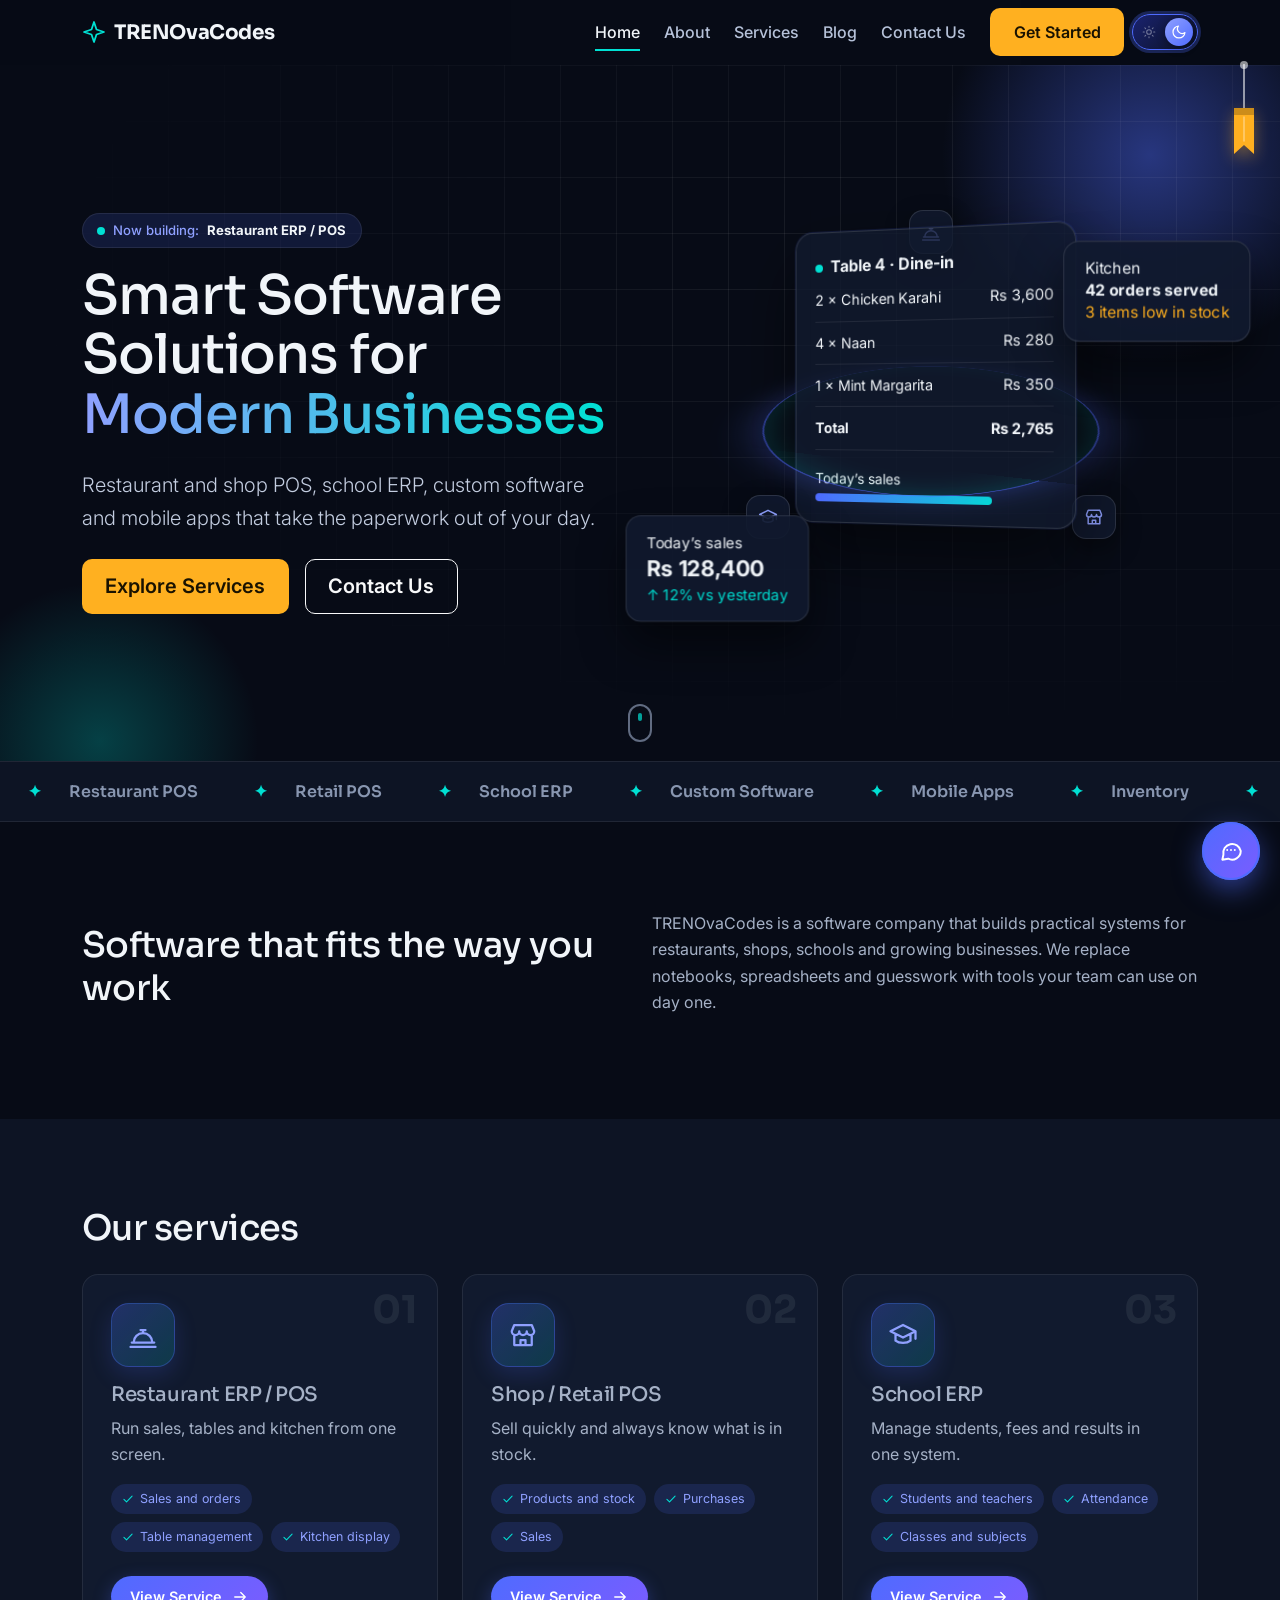
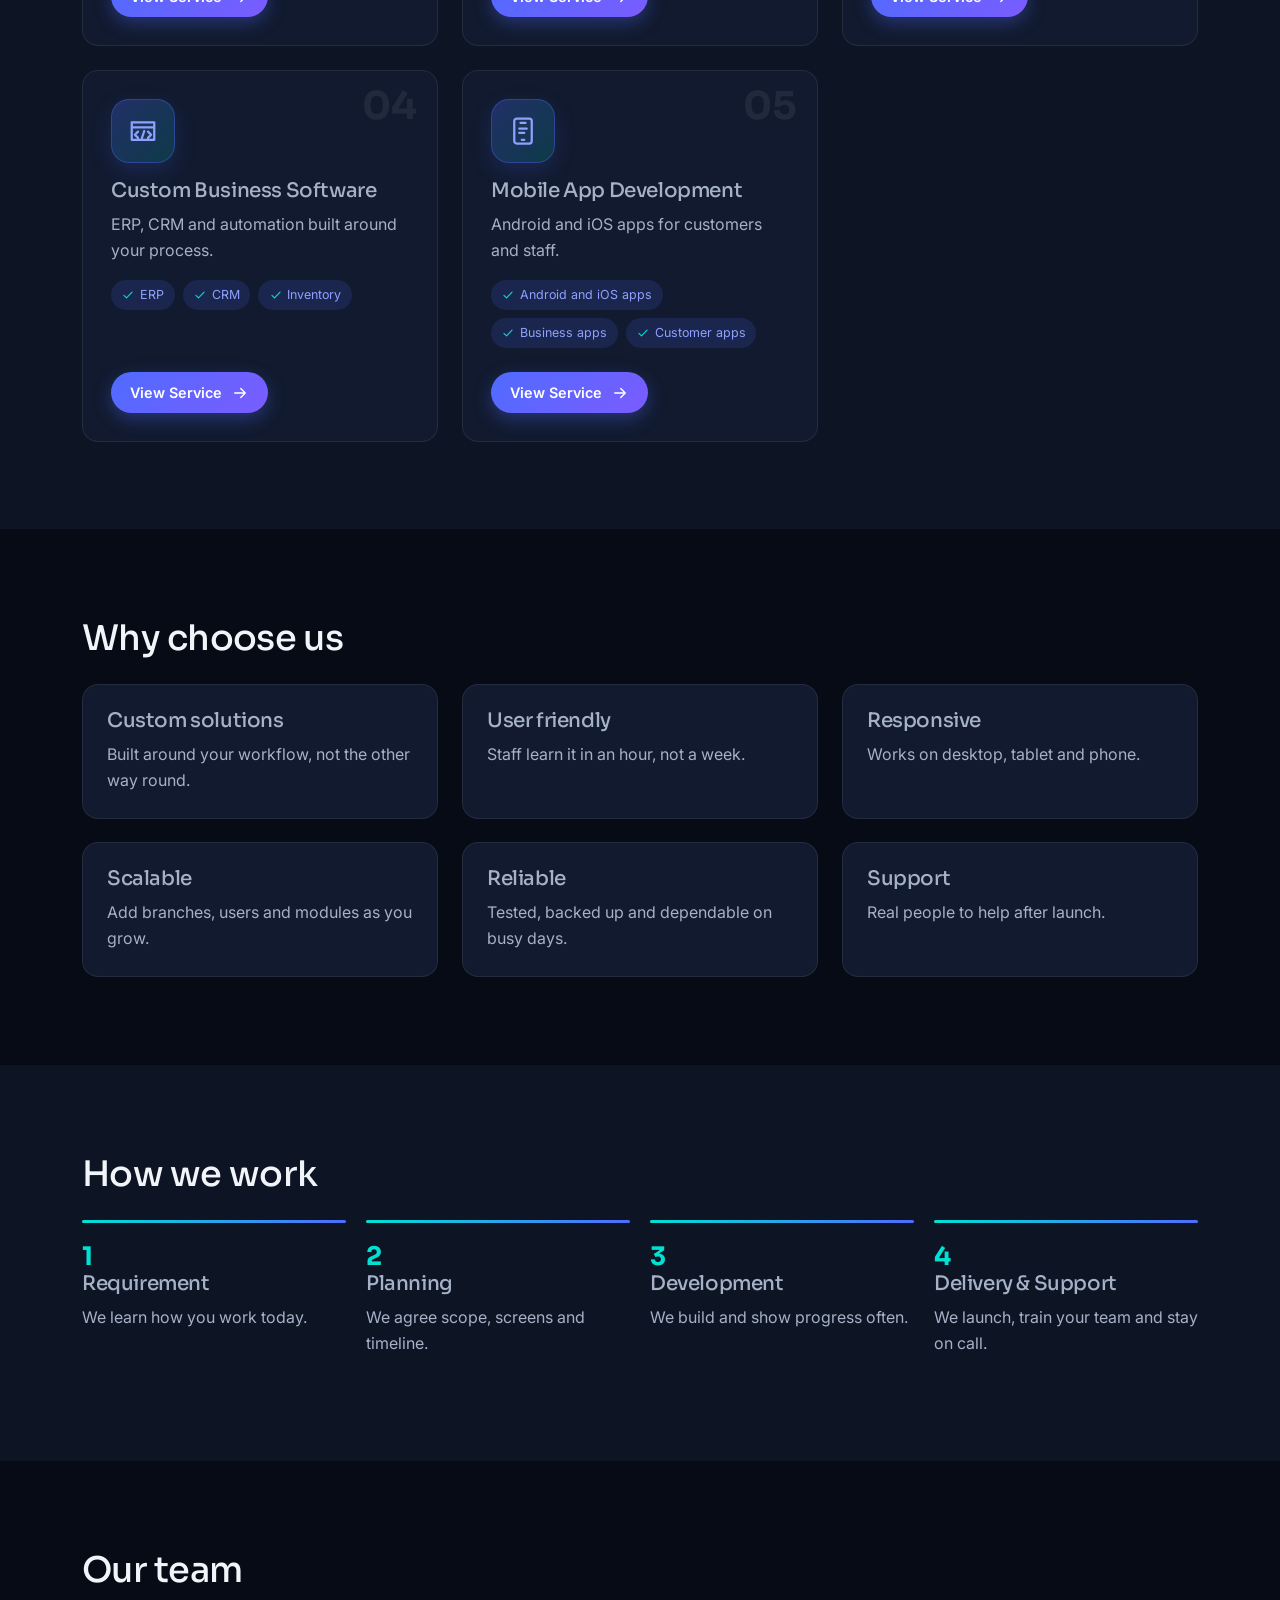
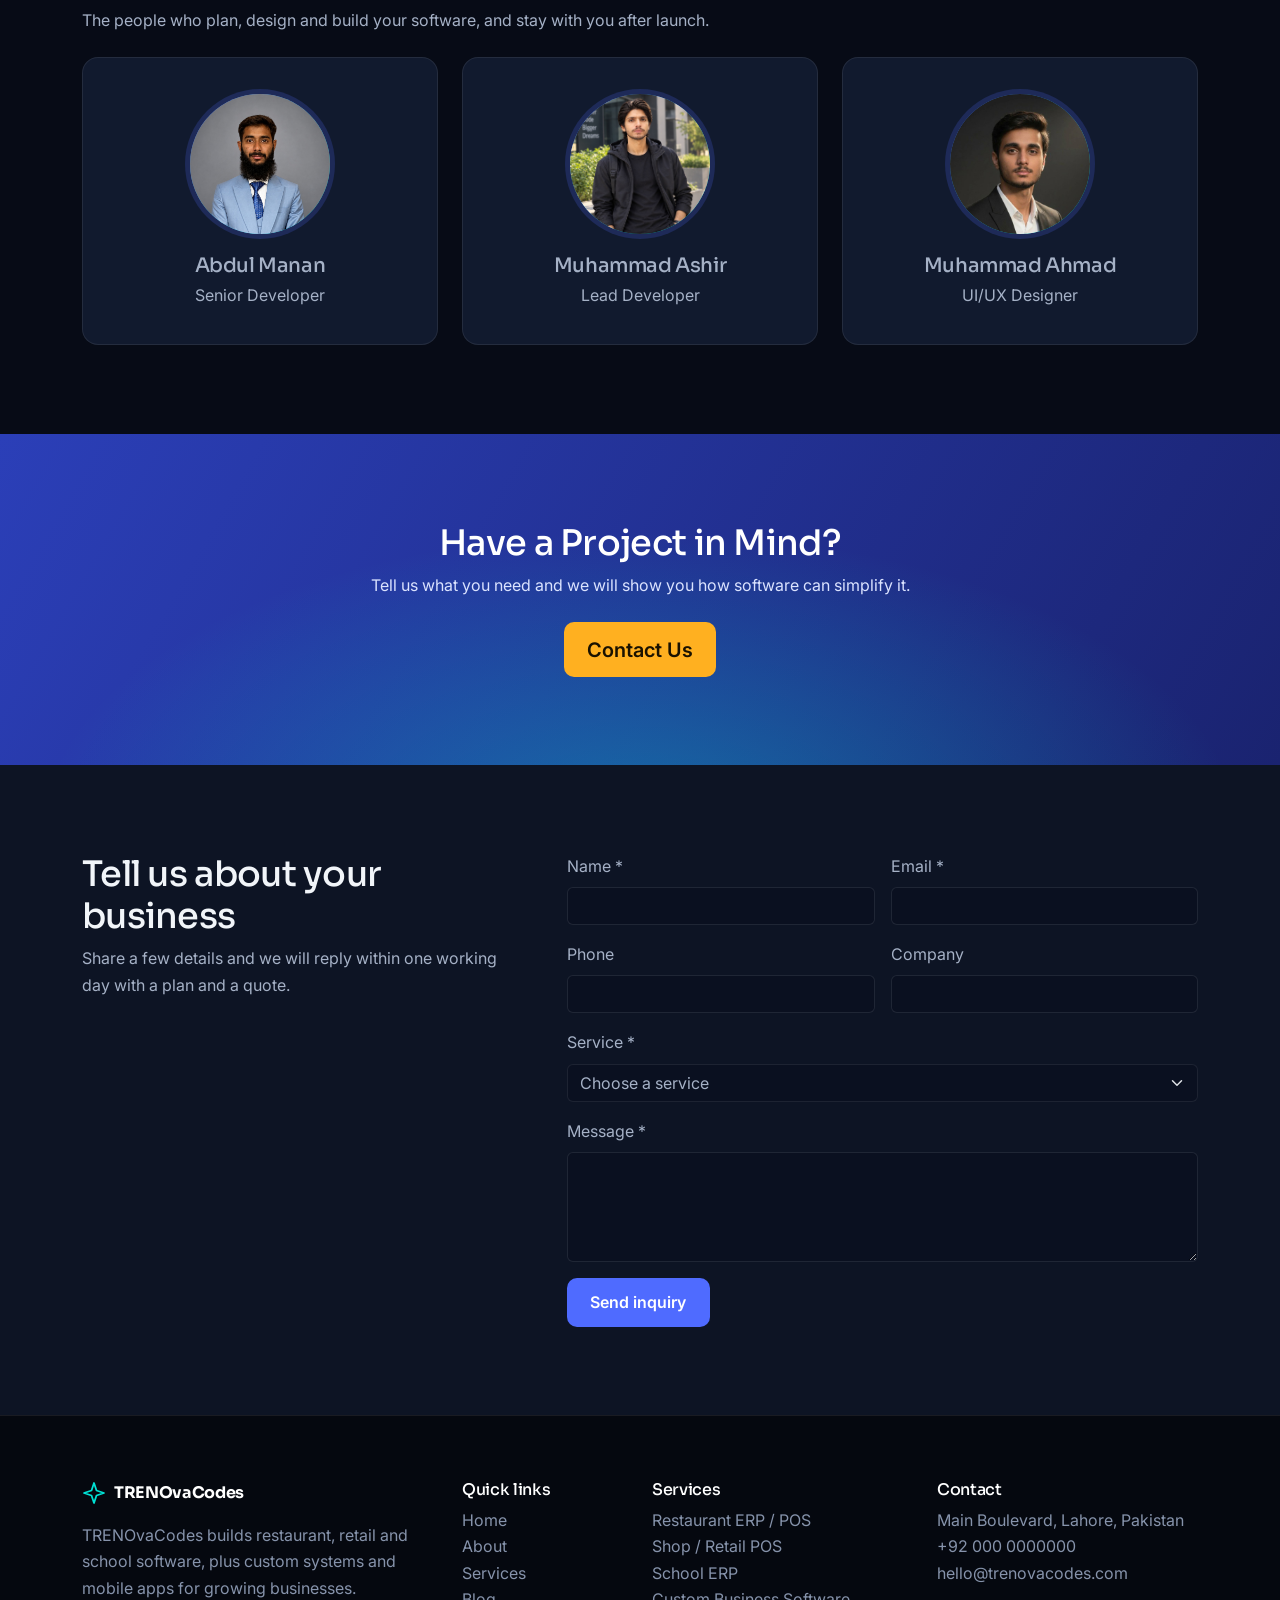
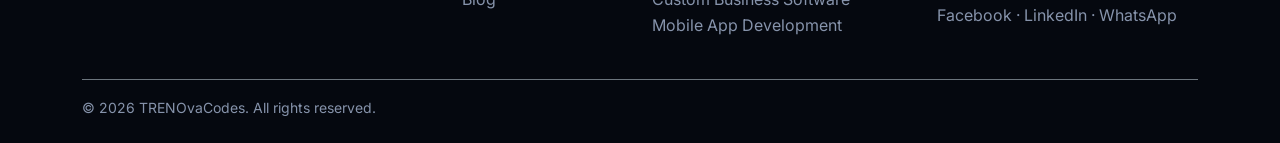
<file: index.html>
<!DOCTYPE html>
<html lang="en" data-bs-theme="dark">

<head>
  <!-- HEAD: basic settings + SEO (title, description, social share tags) -->
  <meta charset="utf-8">
  <meta name="viewport" content="width=device-width, initial-scale=1">
  <title>Smart Software Solutions for Modern Businesses | TRENOvaCodes</title>
  <meta name="description"
    content="TRENOvaCodes builds restaurant POS, retail POS, school ERP, custom software and mobile apps that simplify business operations.">
  <meta property="og:title" content="Smart Software Solutions for Modern Businesses | TRENOvaCodes">
  <meta property="og:description"
    content="TRENOvaCodes builds restaurant POS, retail POS, school ERP, custom software and mobile apps that simplify business operations.">
  <!-- THEME: saved theme (light/dark) ko page dikhne se pehle lagata hai. Default dark. -->
  <script>try{var t=localStorage.getItem('trenova-theme');if(t==='light'||t==='dark')document.documentElement.setAttribute('data-bs-theme',t)}catch(e){}</script>
  <!-- FONTS: Google Fonts (Sora + Inter) -->
  <link rel="preconnect" href="https://fonts.googleapis.com">
  <link rel="preconnect" href="https://fonts.gstatic.com" crossorigin>
  <link href="https://fonts.googleapis.com/css2?family=Inter:wght@400;500;600&family=Sora:wght@600;700&display=swap"
    rel="stylesheet">
  <!-- CSS: Bootstrap 5 + custom theme (assets/css/style.css) -->
  <link rel="stylesheet" href="assets/css/bootstrap.min.css">
  <link rel="stylesheet" href="assets/css/style.css">
</head>

<body data-page="index">
  <!-- HEADER / NAVBAR: main.js yahan menu banata hai (main.js > SECTION 5) -->
  <header id="site-header"></header>
  <main id="main">

    <!-- SECTION 1: HERO (heading, buttons, animated POS mock) -->
    <section class="hero-section"><span class="orb orb-1"></span><span class="orb orb-2"></span>
      <div class="container">
        <div class="row align-items-center g-5">
          <div class="col-lg-6 hero-in">
            <span class="hero-tag"><i></i>Now building: <b id="heroRot">Restaurant ERP / POS</b></span>
            <h1>Smart Software Solutions for <span class="grad">Modern Businesses</span></h1>
            <p class="lead my-4">Restaurant and shop POS, school ERP, custom software and mobile apps that take the
              paperwork out of your day.</p>
            <div class="d-grid d-sm-flex gap-3"><a class="btn btn-cta btn-lg" href="services.html">Explore
                Services</a><a class="btn btn-outline-light btn-lg" href="#contact">Contact Us</a></div>
          </div>
          <div class="col-lg-6 hero-in">
            <div class="scene" id="scene">
              <div class="ring"></div>
              <div class="pos-mock" aria-hidden="true"><strong><span class="live"></span>Table 4 &middot;
                  Dine-in</strong>
                <div class="row-i"><span>2 &times; Chicken Karahi</span><span>Rs 3,600</span></div>
                <div class="row-i"><span>4 &times; Naan</span><span>Rs 280</span></div>
                <div class="row-i"><span>1 &times; Mint Margarita</span><span>Rs 350</span></div>
                <div class="row-i fw-bold"><span>Total</span><span data-count="4230">Rs 4,230</span></div>
                <p class="small mt-3 mb-1">Today&rsquo;s sales</p>
                <div class="bar w-75"></div>
              </div>
              <div class="float-card fc-a" aria-hidden="true"><span>Today&rsquo;s sales</span><strong
                  class="d-block fs-5">Rs 128,400</strong><span style="color:var(--accent)">&uarr; 12% vs
                  yesterday</span></div>
              <div class="float-card fc-b" aria-hidden="true"><span>Kitchen</span><strong class="d-block">42 orders
                  served</strong><span style="color:var(--cta)">3 items low in stock</span></div>
            </div>
          </div>
        </div>
      </div>
    <!-- HERO SCROLL HINT: neeche scroll ka ishara (style.css > section 27) -->
    <a class="hero-scroll" href="#after-hero" aria-label="Scroll down"><span></span></a>
    </section>
    <!-- SECTION 2: MARQUEE (scrolling services words) -->
    <div class="marquee" id="after-hero" aria-hidden="true">
      <div><span>Restaurant POS</span><span>Retail POS</span><span>School ERP</span><span>Custom
          Software</span><span>Mobile
          Apps</span><span>Inventory</span><span>Invoicing</span><span>Reports</span><span>Restaurant
          POS</span><span>Retail POS</span><span>School ERP</span><span>Custom Software</span><span>Mobile
          Apps</span><span>Inventory</span><span>Invoicing</span><span>Reports</span></div>
    </div>
    <section>
      <div class="container">
        <div class="row g-4 align-items-center">
          <div class="col-lg-6">
            <!-- SECTION 3: INTRO (company ka short introduction) -->
            <h2>Software that fits the way you work</h2>
          </div>
          <div class="col-lg-6">
            <p>TRENOvaCodes is a software company that builds practical systems for restaurants, shops, schools and
              growing businesses. We replace notebooks, spreadsheets and guesswork with tools your team can use on day
              one.</p>
          </div>
        </div>
      </div>
    </section>
    <section class="bg-surface">
      <div class="container">
        <!-- SECTION 4: OUR SERVICES (cards main.js > data-services se) -->
        <h2 class="mb-4">Our services</h2>
        <div class="row g-4" data-services></div>
      </div>
    </section>
    <section>
      <div class="container">
        <!-- SECTION 5: WHY CHOOSE US (data-why) -->
        <h2 class="mb-4">Why choose us</h2>
        <div class="row g-4" data-why></div>
      </div>
    </section>
    <section class="bg-surface">
      <div class="container">
        <!-- SECTION 6: HOW WE WORK (data-steps) -->
        <h2 class="mb-4">How we work</h2>
        <div class="steps" data-steps></div>
      </div>
    </section>
    <!-- SECTION 7: OUR TEAM (cards main.js > TEAM data se, data-team) -->
    <section id="team">
      <div class="container">
        <h2 class="mb-3">Our team</h2>
        <p class="col-lg-7 mb-4">The people who plan, design and build your software, and stay with you after launch.</p>
        <div class="row g-4" data-team></div>
      </div>
    </section>
    <!-- SECTION 8: CTA BANNER (main.js > SECTION 7) -->
    <div data-cta></div>
  </main>
  <!-- FOOTER: contact form + footer yahan aata hai (main.js > SECTION 6) -->
  <div id="site-footer"></div>
  <!-- JS: Bootstrap bundle, phir main.js (saara dynamic content yahan se) -->
  <script src="assets/js/bootstrap.bundle.min.js"></script>
  <script src="assets/js/main.js"></script>
</body>

</html>
</file>
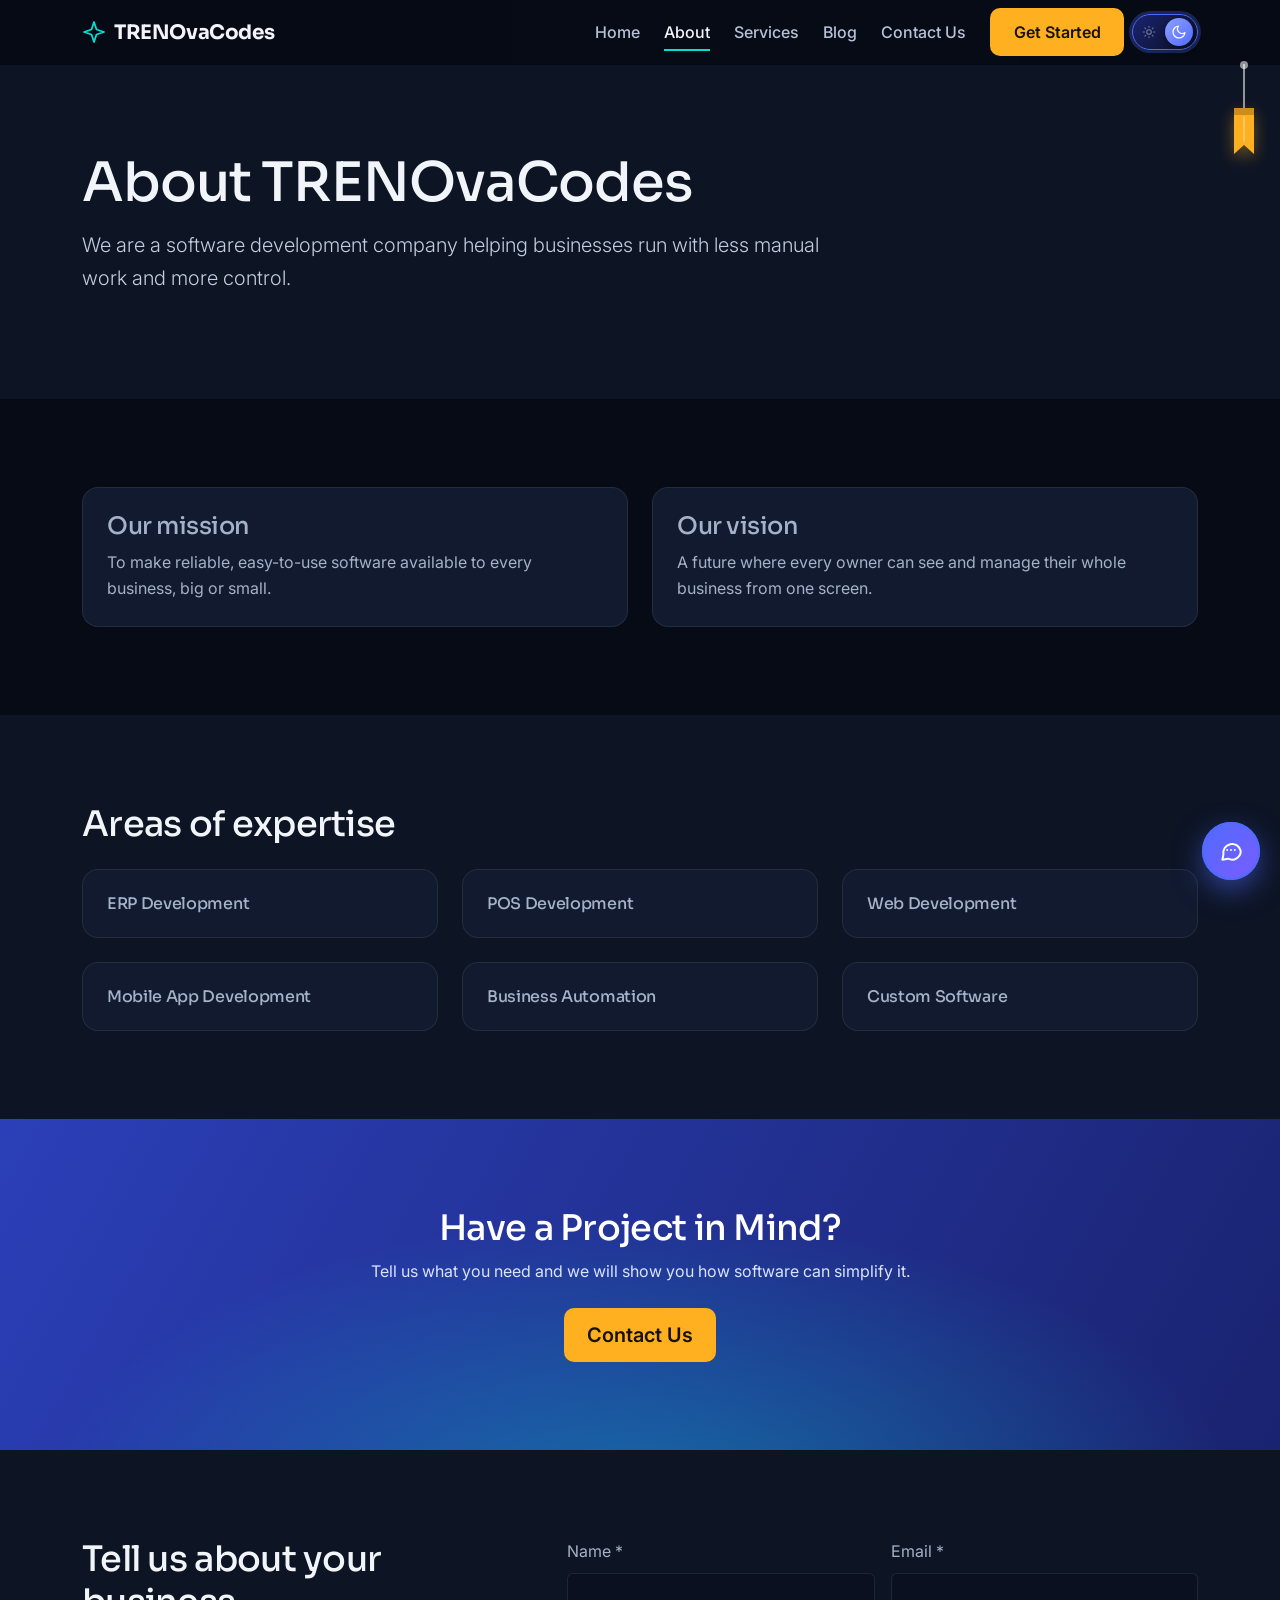
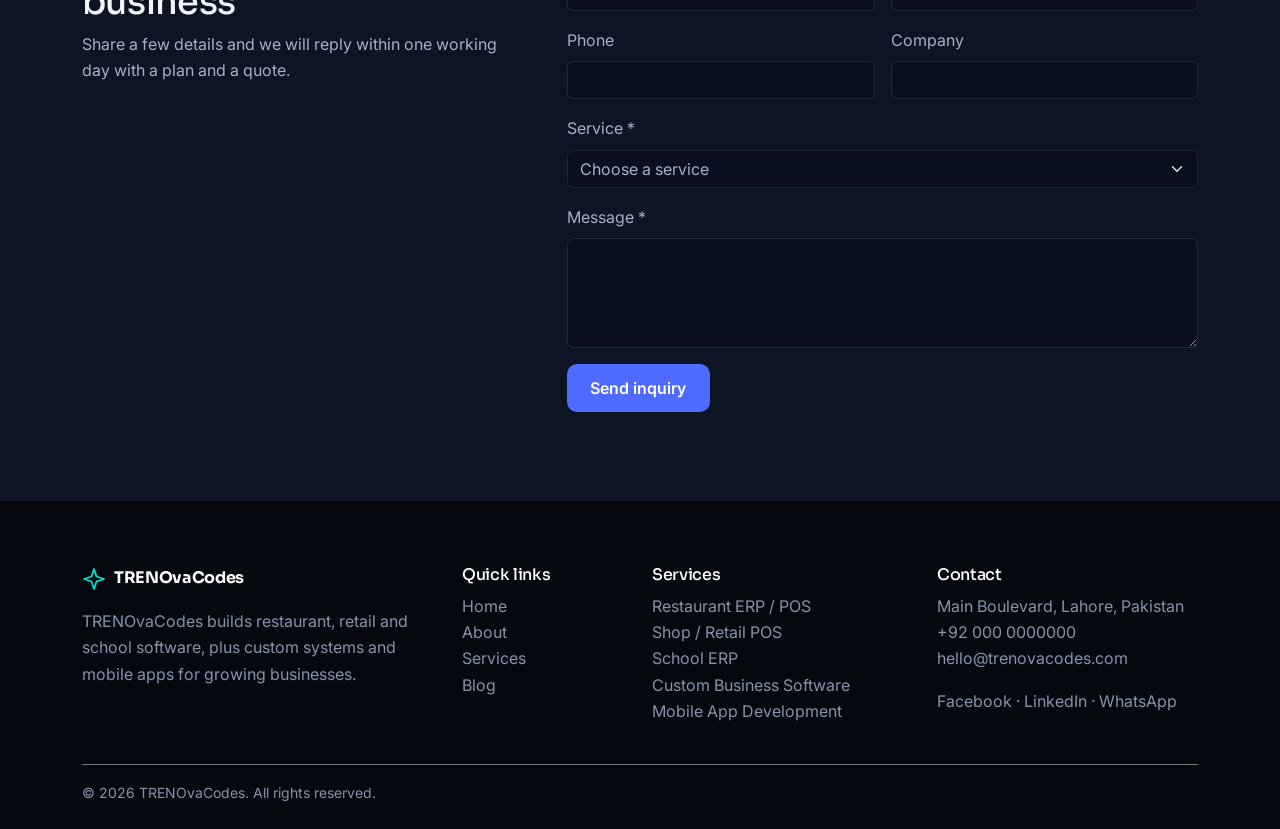
<file: about.html>
<!DOCTYPE html>
<html lang="en" data-bs-theme="dark">

<head>
  <!-- HEAD: basic settings + SEO (title, description, social share tags) -->
  <meta charset="utf-8">
  <meta name="viewport" content="width=device-width, initial-scale=1">
  <title>About Us | TRENOvaCodes</title>
  <meta name="description"
    content="Learn about TRENOvaCodes, our mission, vision and expertise in ERP, POS, web and mobile app development.">
  <meta property="og:title" content="About Us | TRENOvaCodes">
  <meta property="og:description"
    content="Learn about TRENOvaCodes, our mission, vision and expertise in ERP, POS, web and mobile app development.">
  <!-- THEME: saved theme (light/dark) ko page dikhne se pehle lagata hai. Default dark. -->
  <script>try{var t=localStorage.getItem('trenova-theme');if(t==='light'||t==='dark')document.documentElement.setAttribute('data-bs-theme',t)}catch(e){}</script>
  <!-- FONTS: Google Fonts (Sora + Inter) -->
  <link rel="preconnect" href="https://fonts.googleapis.com">
  <link rel="preconnect" href="https://fonts.gstatic.com" crossorigin>
  <link href="https://fonts.googleapis.com/css2?family=Inter:wght@400;500;600&family=Sora:wght@600;700&display=swap"
    rel="stylesheet">
  <!-- CSS: Bootstrap 5 + custom theme (assets/css/style.css) -->
  <link rel="stylesheet" href="assets/css/bootstrap.min.css">
  <link rel="stylesheet" href="assets/css/style.css">
</head>

<body data-page="about">
  <!-- HEADER / NAVBAR: main.js yahan menu banata hai (main.js > SECTION 5) -->
  <header id="site-header"></header>
  <main id="main">

    <section class="bg-surface">
      <div class="container">
        <!-- SECTION 1: PAGE TITLE BANNER -->
        <h1>About TRENOvaCodes</h1>
        <p class="lead mt-3 col-lg-8">We are a software development company helping businesses run with less manual work
          and more control.</p>
      </div>
    </section>
    <section>
      <div class="container">
        <div class="row g-4">
          <div class="col-md-6">
            <div class="why-item">
              <!-- SECTION 2: MISSION + VISION -->
              <h2 class="h4">Our mission</h2>
              <p class="mb-0">To make reliable, easy-to-use software available to every business, big or small.</p>
            </div>
          </div>
          <div class="col-md-6">
            <div class="why-item">
              <h2 class="h4">Our vision</h2>
              <p class="mb-0">A future where every owner can see and manage their whole business from one screen.</p>
            </div>
          </div>
        </div>
      </div>
    </section>
    <section class="bg-surface">
      <div class="container">
        <!-- SECTION 3: AREAS OF EXPERTISE (data-expertise) -->
        <h2 class="mb-4">Areas of expertise</h2>
        <div class="row g-4" data-expertise></div>
      </div>
    </section>
    <!-- SECTION 4: CTA BANNER -->
    <div data-cta></div>
  </main>
  <!-- FOOTER: contact form + footer yahan aata hai (main.js > SECTION 6) -->
  <div id="site-footer"></div>
  <!-- JS: Bootstrap bundle, phir main.js (saara dynamic content yahan se) -->
  <script src="assets/js/bootstrap.bundle.min.js"></script>
  <script src="assets/js/main.js"></script>
</body>

</html>
</file>
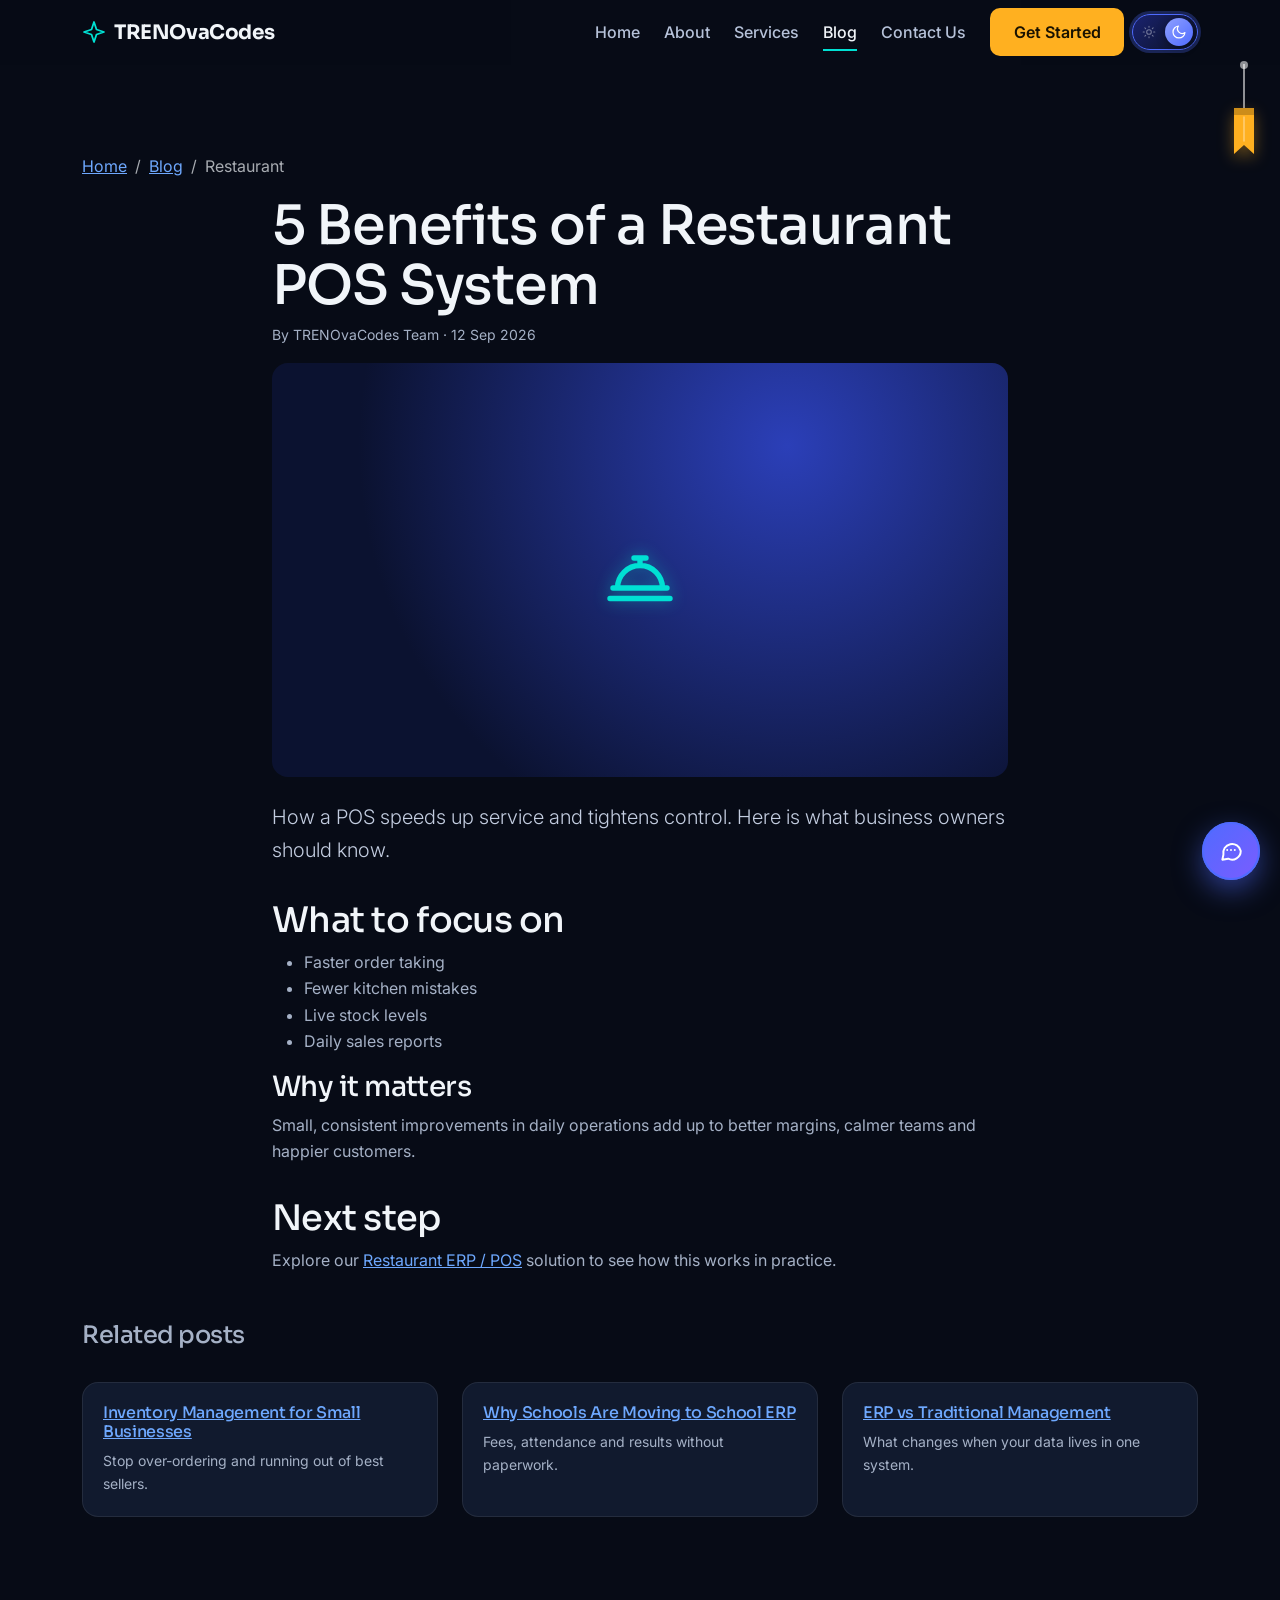
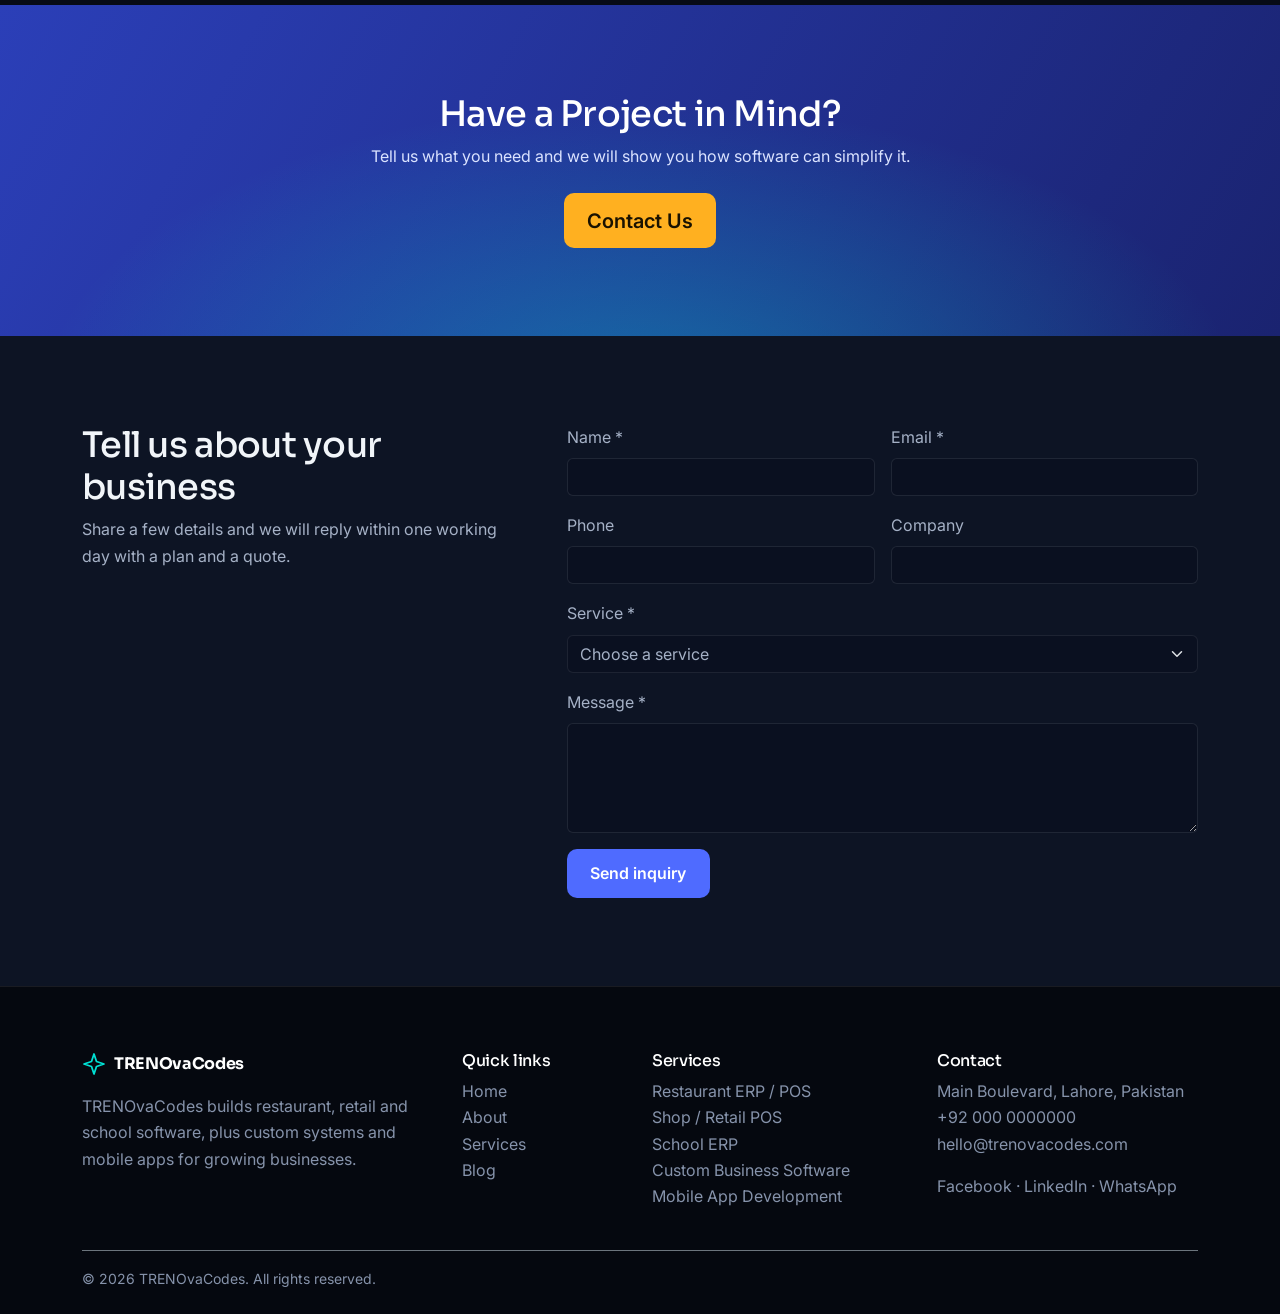
<file: blog-details.html>
<!DOCTYPE html>
<html lang="en" data-bs-theme="dark">
<head>
  <!-- HEAD: basic settings + SEO (title, description, social share tags) -->
  <meta charset="utf-8">
  <meta name="viewport" content="width=device-width, initial-scale=1">
  <title>Blog Article | TRENOvaCodes</title>
  <meta name="description" content="Read the latest article from TRENOvaCodes.">
  <meta property="og:title" content="Blog Article | TRENOvaCodes">
  <meta property="og:description" content="Read the latest article from TRENOvaCodes.">
  <!-- THEME: saved theme (light/dark) ko page dikhne se pehle lagata hai. Default dark. -->
  <script>try{var t=localStorage.getItem('trenova-theme');if(t==='light'||t==='dark')document.documentElement.setAttribute('data-bs-theme',t)}catch(e){}</script>
  <!-- FONTS: Google Fonts (Sora + Inter) -->
  <link rel="preconnect" href="https://fonts.googleapis.com"><link rel="preconnect" href="https://fonts.gstatic.com" crossorigin>
  <link href="https://fonts.googleapis.com/css2?family=Inter:wght@400;500;600&family=Sora:wght@600;700&display=swap" rel="stylesheet">
  <!-- CSS: Bootstrap 5 + custom theme (assets/css/style.css) -->
  <link rel="stylesheet" href="assets/css/bootstrap.min.css">
  <link rel="stylesheet" href="assets/css/style.css">
</head>
<body data-page="blog-details">
  <!-- HEADER / NAVBAR: main.js yahan menu banata hai (main.js > SECTION 5) -->
  <header id="site-header"></header>
  <main id="main">
    <!-- PAGE CONTENT: poora article main.js > 9b (?post=...) se banta hai -->
    <div id="app"></div>
  </main>
  <!-- FOOTER: contact form + footer yahan aata hai (main.js > SECTION 6) -->
  <div id="site-footer"></div>
  <!-- JS: Bootstrap bundle, phir main.js (saara dynamic content yahan se) -->
  <script src="assets/js/bootstrap.bundle.min.js"></script>
  <script src="assets/js/main.js"></script>
</body>
</html>
</file>
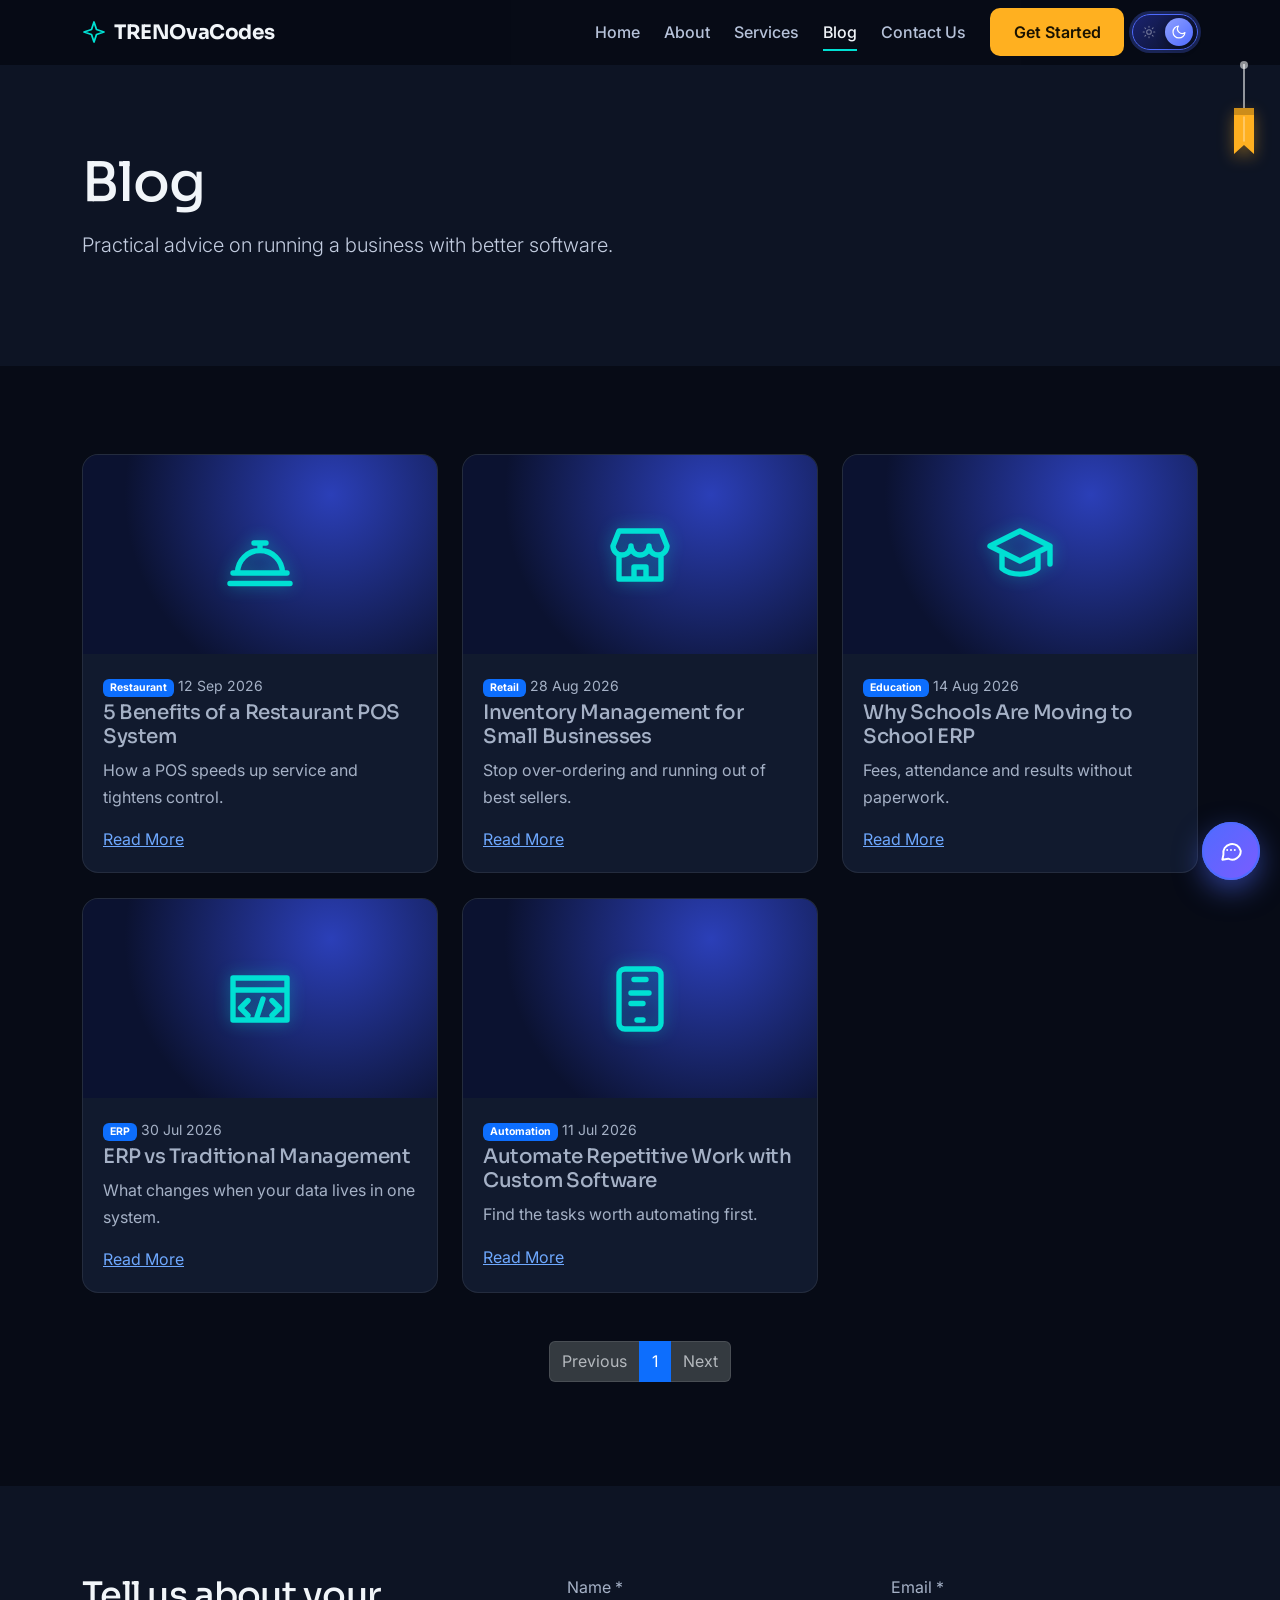
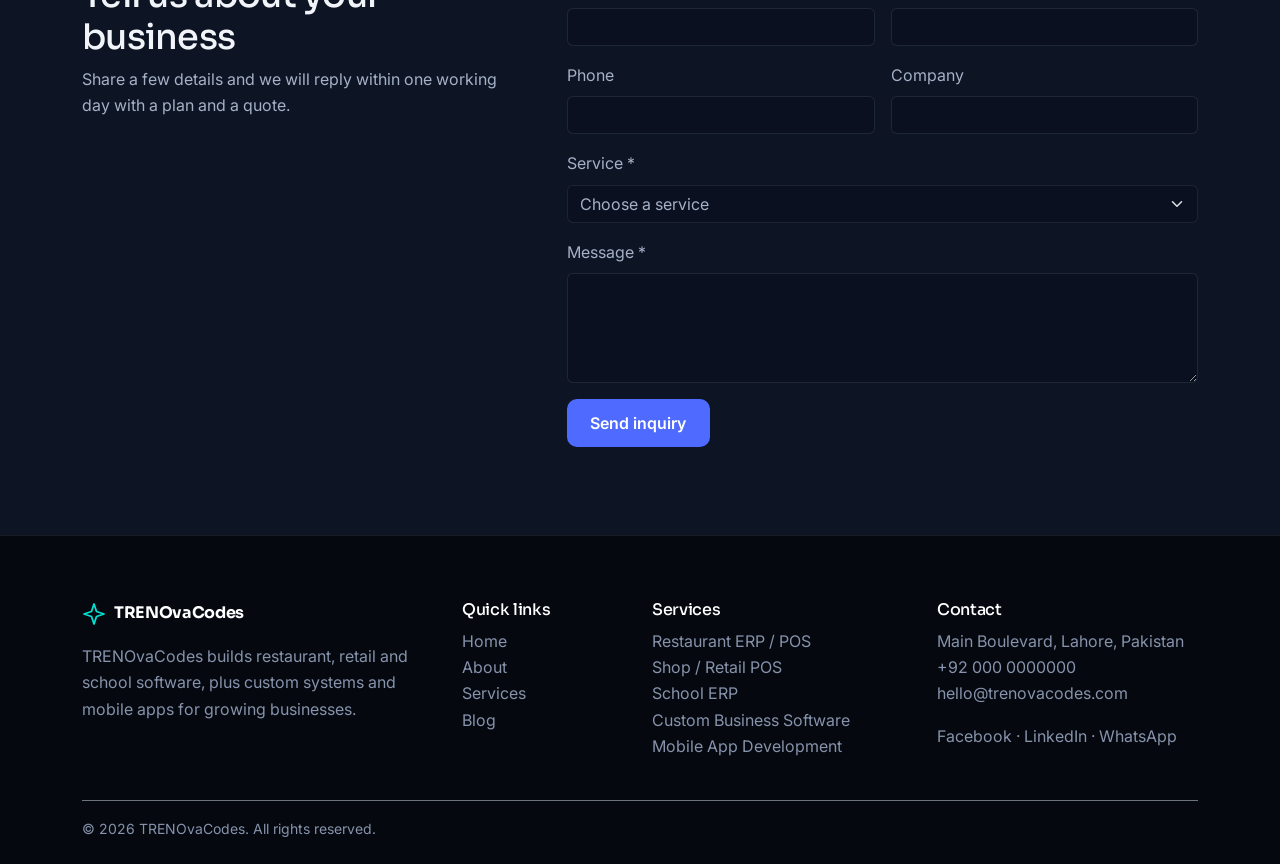
<file: blog.html>
<!DOCTYPE html>
<html lang="en" data-bs-theme="dark">

<head>
  <!-- HEAD: basic settings + SEO (title, description, social share tags) -->
  <meta charset="utf-8">
  <meta name="viewport" content="width=device-width, initial-scale=1">
  <title>Blog | TRENOvaCodes</title>
  <meta name="description"
    content="Practical articles on POS, inventory, school ERP and business automation from TRENOvaCodes.">
  <meta property="og:title" content="Blog | TRENOvaCodes">
  <meta property="og:description"
    content="Practical articles on POS, inventory, school ERP and business automation from TRENOvaCodes.">
  <!-- THEME: saved theme (light/dark) ko page dikhne se pehle lagata hai. Default dark. -->
  <script>try{var t=localStorage.getItem('trenova-theme');if(t==='light'||t==='dark')document.documentElement.setAttribute('data-bs-theme',t)}catch(e){}</script>
  <!-- FONTS: Google Fonts (Sora + Inter) -->
  <link rel="preconnect" href="https://fonts.googleapis.com">
  <link rel="preconnect" href="https://fonts.gstatic.com" crossorigin>
  <link href="https://fonts.googleapis.com/css2?family=Inter:wght@400;500;600&family=Sora:wght@600;700&display=swap"
    rel="stylesheet">
  <!-- CSS: Bootstrap 5 + custom theme (assets/css/style.css) -->
  <link rel="stylesheet" href="assets/css/bootstrap.min.css">
  <link rel="stylesheet" href="assets/css/style.css">
</head>

<body data-page="blog">
  <!-- HEADER / NAVBAR: main.js yahan menu banata hai (main.js > SECTION 5) -->
  <header id="site-header"></header>
  <main id="main">

    <section class="bg-surface">
      <div class="container">
        <!-- SECTION 1: PAGE TITLE BANNER -->
        <h1>Blog</h1>
        <p class="lead mt-3 col-lg-8">Practical advice on running a business with better software.</p>
      </div>
    </section>
    <section>
      <div class="container">
        <!-- SECTION 2: BLOG CARDS LIST (main.js > POSTS data) -->
        <div class="row g-4" data-blog></div>
        <!-- SECTION 3: PAGINATION (abhi static, 1 page) -->
        <nav class="mt-5" aria-label="Blog pages">
          <ul class="pagination justify-content-center">
            <li class="page-item disabled"><span class="page-link">Previous</span></li>
            <li class="page-item active" aria-current="page"><span class="page-link">1</span></li>
            <li class="page-item disabled"><span class="page-link">Next</span></li>
          </ul>
        </nav>
      </div>
    </section>
  </main>
  <!-- FOOTER: contact form + footer yahan aata hai (main.js > SECTION 6) -->
  <div id="site-footer"></div>
  <!-- JS: Bootstrap bundle, phir main.js (saara dynamic content yahan se) -->
  <script src="assets/js/bootstrap.bundle.min.js"></script>
  <script src="assets/js/main.js"></script>
</body>

</html>
</file>
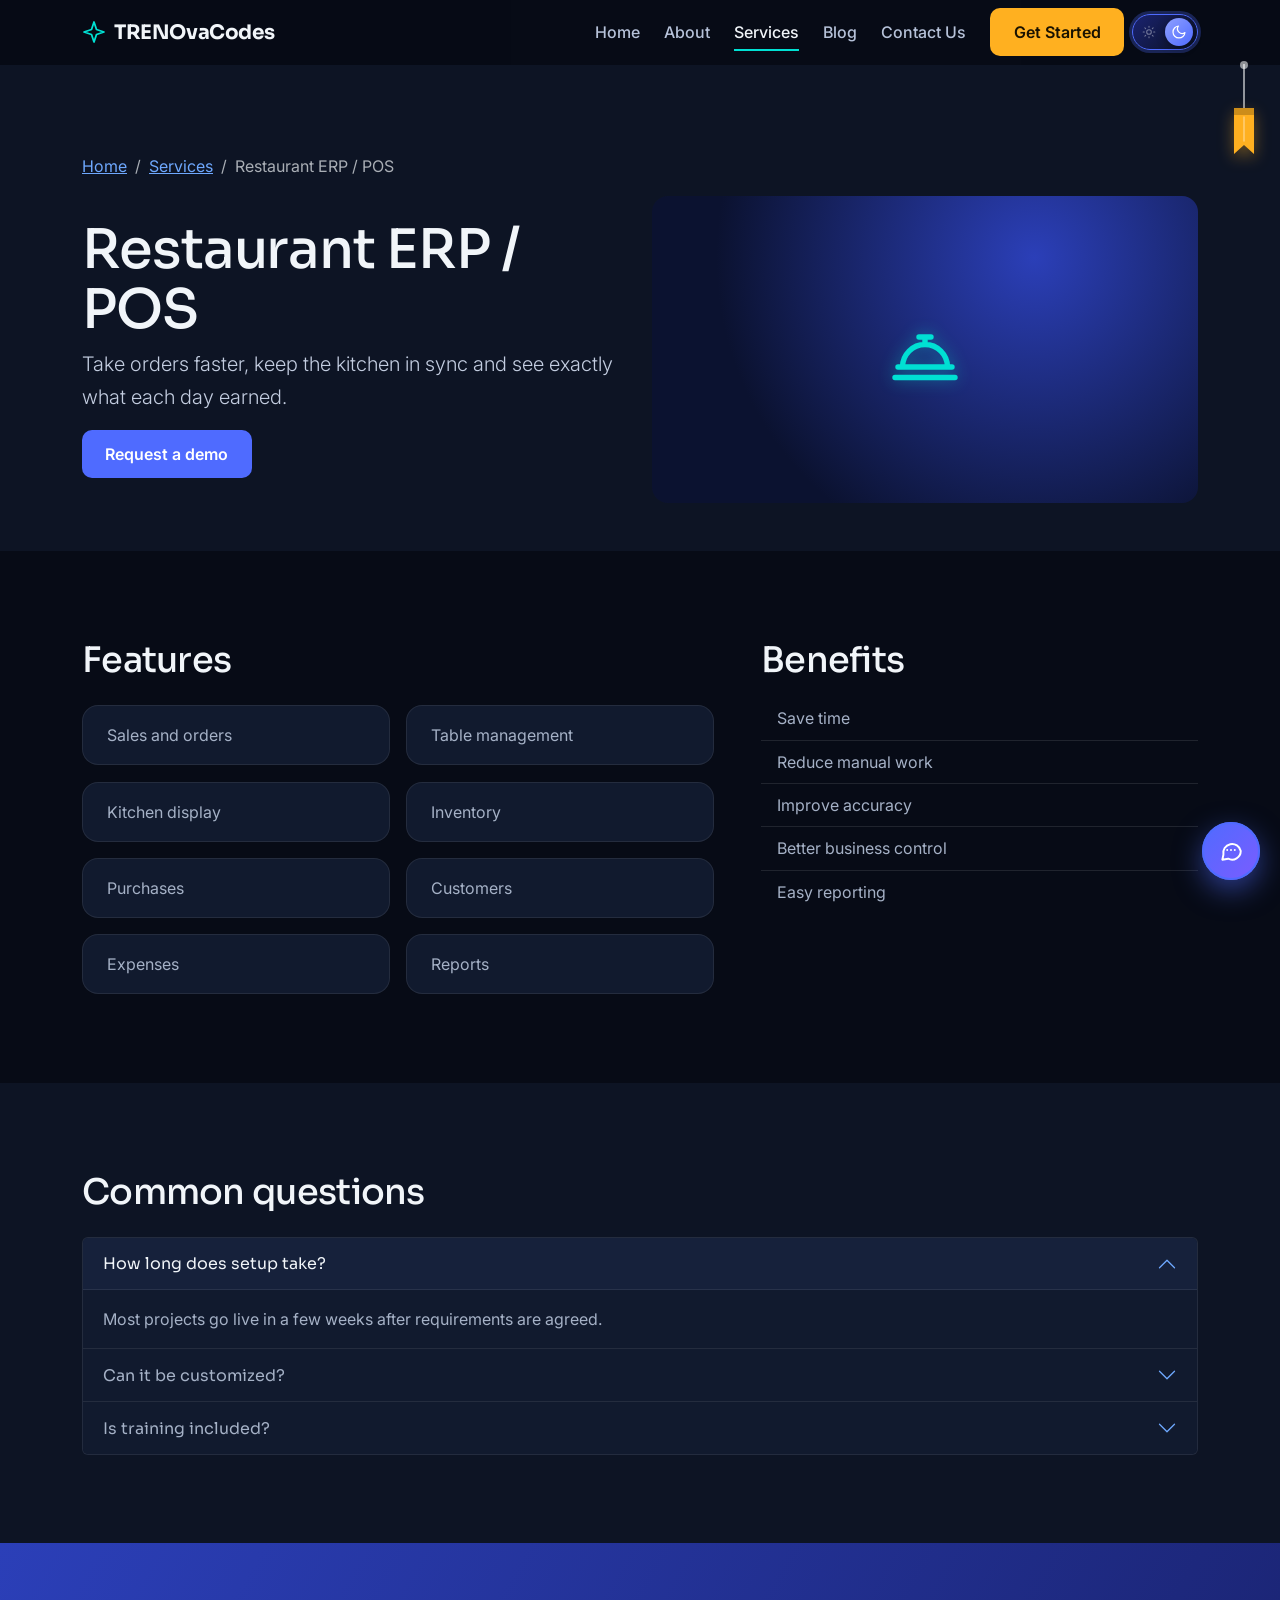
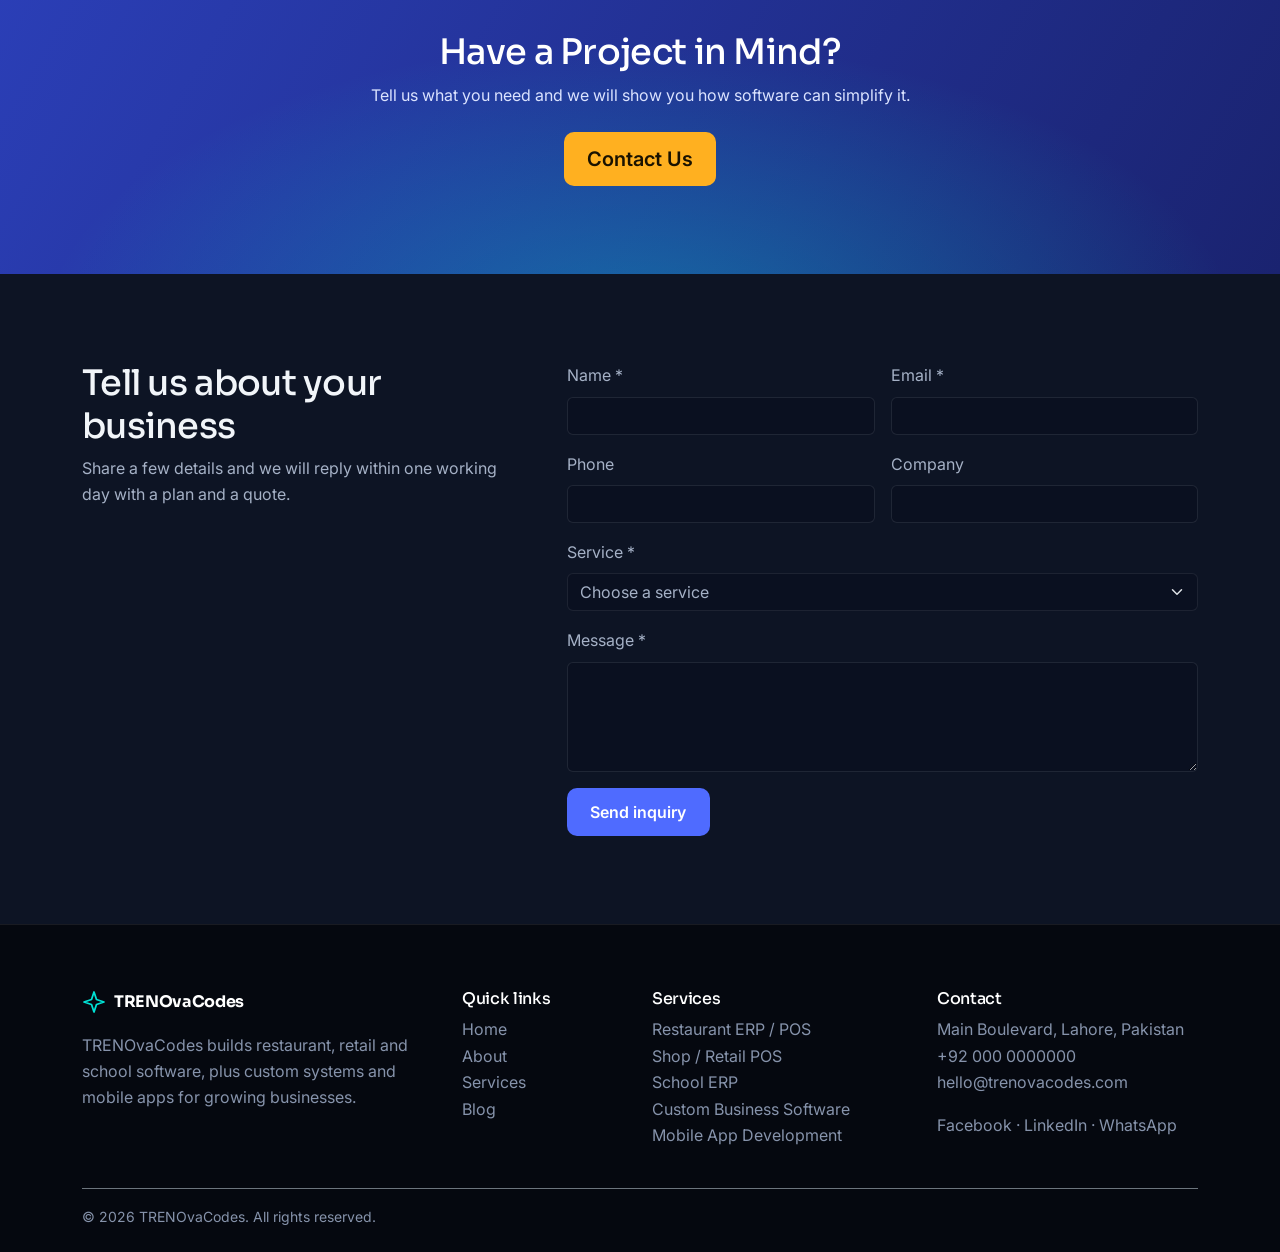
<file: service-details.html>
<!DOCTYPE html>
<html lang="en" data-bs-theme="dark">
<head>
  <!-- HEAD: basic settings + SEO (title, description, social share tags) -->
  <meta charset="utf-8">
  <meta name="viewport" content="width=device-width, initial-scale=1">
  <title>Service Details | TRENOvaCodes</title>
  <meta name="description" content="Features and benefits of TRENOvaCodes business software.">
  <meta property="og:title" content="Service Details | TRENOvaCodes">
  <meta property="og:description" content="Features and benefits of TRENOvaCodes business software.">
  <!-- THEME: saved theme (light/dark) ko page dikhne se pehle lagata hai. Default dark. -->
  <script>try{var t=localStorage.getItem('trenova-theme');if(t==='light'||t==='dark')document.documentElement.setAttribute('data-bs-theme',t)}catch(e){}</script>
  <!-- FONTS: Google Fonts (Sora + Inter) -->
  <link rel="preconnect" href="https://fonts.googleapis.com"><link rel="preconnect" href="https://fonts.gstatic.com" crossorigin>
  <link href="https://fonts.googleapis.com/css2?family=Inter:wght@400;500;600&family=Sora:wght@600;700&display=swap" rel="stylesheet">
  <!-- CSS: Bootstrap 5 + custom theme (assets/css/style.css) -->
  <link rel="stylesheet" href="assets/css/bootstrap.min.css">
  <link rel="stylesheet" href="assets/css/style.css">
</head>
<body data-page="service-details">
  <!-- HEADER / NAVBAR: main.js yahan menu banata hai (main.js > SECTION 5) -->
  <header id="site-header"></header>
  <main id="main">
    <!-- PAGE CONTENT: poora page main.js > 9a (?service=...) se banta hai -->
    <div id="app"></div>
  </main>
  <!-- FOOTER: contact form + footer yahan aata hai (main.js > SECTION 6) -->
  <div id="site-footer"></div>
  <!-- JS: Bootstrap bundle, phir main.js (saara dynamic content yahan se) -->
  <script src="assets/js/bootstrap.bundle.min.js"></script>
  <script src="assets/js/main.js"></script>
</body>
</html>
</file>
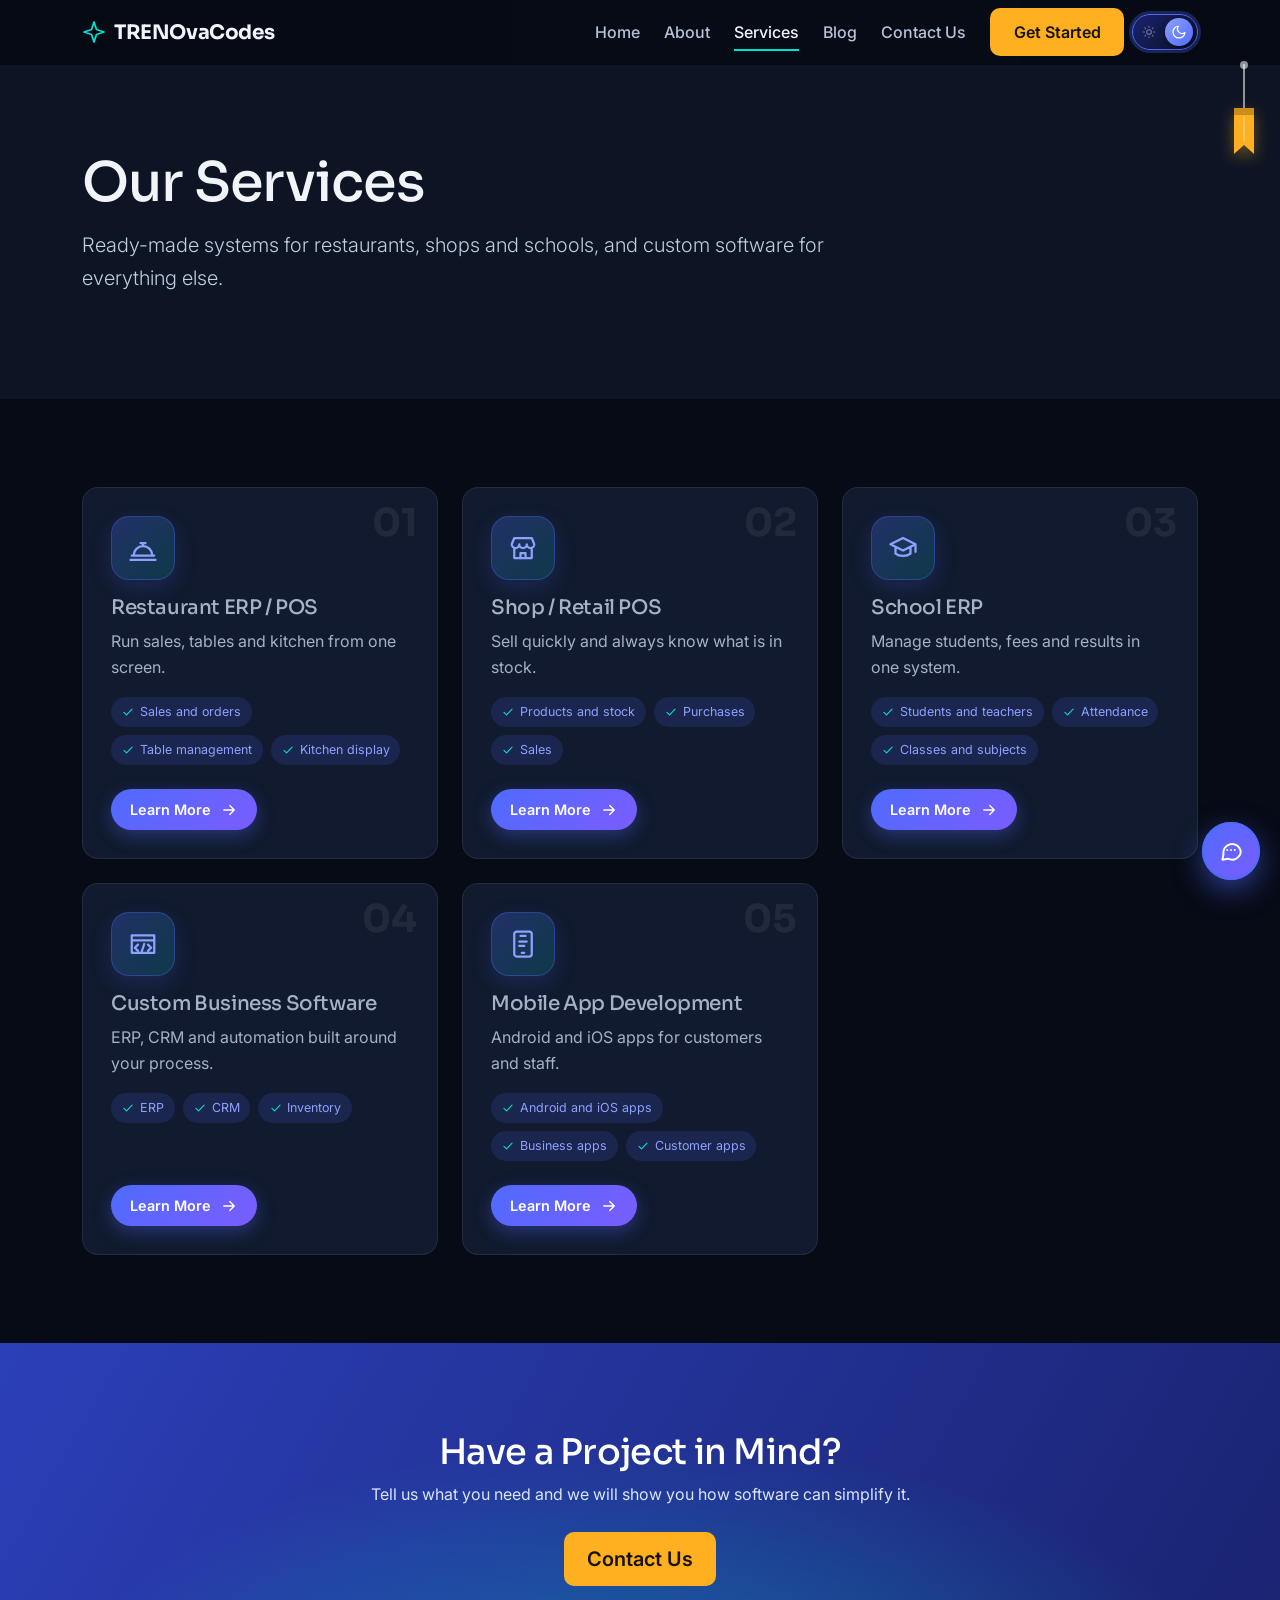
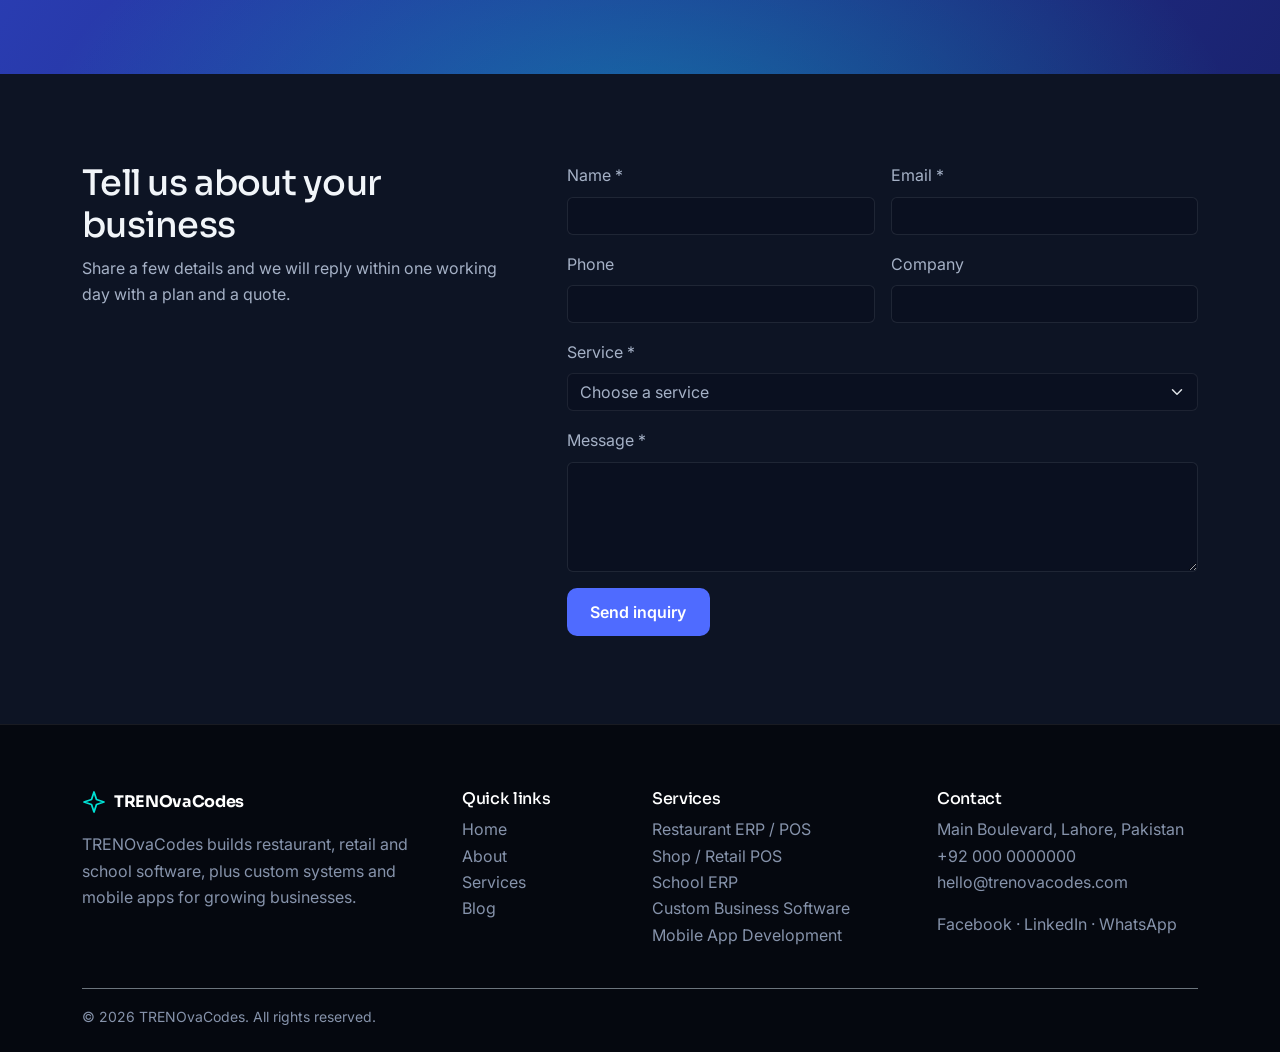
<file: services.html>
<!DOCTYPE html>
<html lang="en" data-bs-theme="dark">

<head>
  <!-- HEAD: basic settings + SEO (title, description, social share tags) -->
  <meta charset="utf-8">
  <meta name="viewport" content="width=device-width, initial-scale=1">
  <title>Our Services | TRENOvaCodes</title>
  <meta name="description"
    content="Restaurant POS, retail POS, school ERP, custom business software and mobile app development from TRENOvaCodes.">
  <meta property="og:title" content="Our Services | TRENOvaCodes">
  <meta property="og:description"
    content="Restaurant POS, retail POS, school ERP, custom business software and mobile app development from TRENOvaCodes.">
  <!-- THEME: saved theme (light/dark) ko page dikhne se pehle lagata hai. Default dark. -->
  <script>try{var t=localStorage.getItem('trenova-theme');if(t==='light'||t==='dark')document.documentElement.setAttribute('data-bs-theme',t)}catch(e){}</script>
  <!-- FONTS: Google Fonts (Sora + Inter) -->
  <link rel="preconnect" href="https://fonts.googleapis.com">
  <link rel="preconnect" href="https://fonts.gstatic.com" crossorigin>
  <link href="https://fonts.googleapis.com/css2?family=Inter:wght@400;500;600&family=Sora:wght@600;700&display=swap"
    rel="stylesheet">
  <!-- CSS: Bootstrap 5 + custom theme (assets/css/style.css) -->
  <link rel="stylesheet" href="assets/css/bootstrap.min.css">
  <link rel="stylesheet" href="assets/css/style.css">
</head>

<body data-page="services">
  <!-- HEADER / NAVBAR: main.js yahan menu banata hai (main.js > SECTION 5) -->
  <header id="site-header"></header>
  <main id="main">

    <section class="bg-surface">
      <div class="container">
        <!-- SECTION 1: PAGE TITLE BANNER -->
        <h1>Our Services</h1>
        <p class="lead mt-3 col-lg-8">Ready-made systems for restaurants, shops and schools, and custom software for
          everything else.</p>
      </div>
    </section>
    <section>
      <div class="container">
        <!-- SECTION 2: ALL SERVICES CARDS (main.js > SERVICES data) -->
        <div class="row g-4" data-services="Learn More"></div>
      </div>
    </section>
    <!-- SECTION 3: CTA BANNER -->
    <div data-cta></div>
  </main>
  <!-- FOOTER: contact form + footer yahan aata hai (main.js > SECTION 6) -->
  <div id="site-footer"></div>
  <!-- JS: Bootstrap bundle, phir main.js (saara dynamic content yahan se) -->
  <script src="assets/js/bootstrap.bundle.min.js"></script>
  <script src="assets/js/main.js"></script>
</body>

</html>
</file>
<file: assets/css/style.css>
/*
 ============================================================
   1. THEME COLORS (CSS variables)
   Colors yahan se badlein: --primary, --accent, --cta, --bg etc.
 ============================================================
 */

:root,
[data-bs-theme=dark] {
    --bg: #070b16;
    --surface: #0d1424;
    --card: #111a2e;
    --line: rgba(255, 255, 255, .08);
    --ink: #05080f;
    --primary: #4f6bff;
    --accent: #00e0d3;
    --cta: #ffb020;
    --head: #f1f5f9;
    --body: #a5b1c6;
    --bs-body-bg: #070b16;
    --bs-body-color: #a5b1c6;
    --bs-border-color: rgba(255, 255, 255, .1);
    --bs-link-color: #8fa0ff;
    --bs-link-hover-color: #fff;
    --lead: #c3cde0;
    --nav-link: #b6c2d9;
    --nav-bg: rgba(7, 11, 22, .7);
    --nav-bg-scrolled: rgba(7, 11, 22, .92);
    --field: #0a1020;
    --muted: #8896b0;
    --link: #8fa0ff;
    --accent-ink: #00e0d3;
    --icon-bg: rgba(79, 107, 255, .15);
    --icon-ink: #8fa0ff;
    --card-active: #16213b;
    --shadow: rgba(0, 0, 0, .45)
}

/*
 ============================================================
   1b. LIGHT THEME COLORS ([data-bs-theme=light])
   Dark default hai. Light tab lagta hai jab <html data-bs-theme="light"> ho
   (theme button main.js > SECTION 5b se badalta hai)
 ============================================================
 */
[data-bs-theme=light] {
    --bg: #f6f8fc;
    --surface: #eaeff8;
    --card: #ffffff;
    --line: rgba(15, 23, 42, .1);
    --head: #0f172a;
    --body: #475569;
    --bs-body-bg: #f6f8fc;
    --bs-body-color: #475569;
    --bs-border-color: rgba(15, 23, 42, .12);
    --bs-link-color: #3347d6;
    --bs-link-hover-color: #1b2a9e;
    --lead: #334155;
    --nav-link: #475569;
    --nav-bg: rgba(255, 255, 255, .75);
    --nav-bg-scrolled: rgba(255, 255, 255, .94);
    --field: #ffffff;
    --muted: #64748b;
    --link: #3347d6;
    --accent-ink: #00776f;
    --icon-bg: rgba(79, 107, 255, .12);
    --icon-ink: #3347d6;
    --card-active: #eef1ff;
    --shadow: rgba(15, 23, 42, .14)
}

/* Dark glass mock cards: text hamesha light rakhein (dono themes mein) */
.pos-mock,
.float-card {
    --head: #f1f5f9;
    --line: rgba(255, 255, 255, .08)
}


/*
 ============================================================
   2. BASE STYLES: body, headings (h1-h5), sections
 ============================================================
 */

body {
    font-family: Inter, system-ui, sans-serif;
    line-height: 1.65;
    overflow-x: hidden
}

h1,
h2,
h3,
h4,
h5,
.brand {
    font-family: Sora, Inter, sans-serif;
    color: var(--head);
    letter-spacing: -.02em
}

h1 {
    font-size: clamp(2rem, 5vw, 3.4rem);
    line-height: 1.1
}

h2 {
    font-size: clamp(1.5rem, 3vw, 2.2rem)
}

section {
    padding: clamp(3rem, 7vw, 5.5rem) 0;
    position: relative
}

.bg-surface {
    background: var(--surface)
}

a {
    transition: color .2s
}

.lead {
    color: var(--lead)
}

/*
 ============================================================
   3. ACCESSIBILITY: skip link + keyboard focus outline
 ============================================================
 */

.skip-link {
    position: absolute;
    left: -999px
}

.skip-link:focus {
    left: 8px;
    top: 8px;
    z-index: 2000;
    background: #fff;
    color: #000;
    padding: .5rem 1rem
}

:focus-visible {
    outline: 3px solid var(--cta);
    outline-offset: 2px
}

/*
 ============================================================
   4. SCROLL PROGRESS BAR (top of page)
   Width JS se set hoti hai: main.js > onScroll()
 ============================================================
 */

#progress {
    position: fixed;
    top: 0;
    left: 0;
    height: 3px;
    width: 0;
    background: linear-gradient(90deg, var(--primary), var(--accent));
    z-index: 3000
}

/*
 ============================================================
   5. HEADER / NAVBAR (.site-nav, .brand, .nav-link)
   HTML main.js ke 'HEADER' section mein banta hai
 ============================================================
 */

.site-nav {
    background: var(--nav-bg);
    backdrop-filter: blur(12px);
    border-bottom: 1px solid transparent;
    transition: padding .3s, background .3s, border-color .3s
}

.site-nav.scrolled {
    background: var(--nav-bg-scrolled);
    border-color: var(--line);
    padding-block: .25rem
}

.brand {
    color: var(--head) !important;
    font-weight: 700;
    display: flex;
    align-items: center;
    gap: .5rem
}

.brand svg {
    color: var(--accent-ink);
    animation: spin 12s linear infinite
}

@keyframes spin {
    to {
        transform: rotate(360deg)
    }
}

.site-nav .nav-link {
    color: var(--nav-link);
    font-weight: 500;
    position: relative
}

.site-nav .nav-link:after {
    content: "";
    position: absolute;
    left: .5rem;
    right: .5rem;
    bottom: 2px;
    height: 2px;
    background: var(--accent);
    transform: scaleX(0);
    transition: transform .3s
}

.site-nav .nav-link:hover,
.site-nav .nav-link.active {
    color: var(--head)
}

.site-nav .nav-link:hover:after,
.site-nav .nav-link.active:after {
    transform: scaleX(1)
}

/*
 ============================================================
   5b. STICKY HEADER + THEME TOGGLE BUTTON (#site-header, .theme-toggle)
   #site-header sticky hai, isliye navbar scroll par upar chipka rehta hai
 ============================================================
 */
#site-header {
    position: sticky;
    top: 0;
    z-index: 1030
}

/* Pill switch: track mein dono icons, thumb active theme par baithta hai */
.theme-toggle {
    position: relative;
    flex: none;
    width: 66px;
    height: 36px;
    padding: 0;
    border-radius: 999px;
    border: 1.5px solid var(--tt-border);
    background: var(--tt-track);
    box-shadow: 0 0 0 3px var(--tt-ring);
    cursor: pointer;
    transition: background .35s, border-color .35s, box-shadow .25s, transform .2s
}

.theme-toggle:hover {
    transform: translateY(-1px);
    box-shadow: 0 0 0 5px var(--tt-ring)
}

.theme-toggle .tt-bg {
    position: absolute;
    inset: 0;
    display: flex;
    align-items: center;
    justify-content: space-between;
    padding: 0 9px;
    color: var(--tt-bg-ink)
}

.theme-toggle svg {
    display: block
}

.theme-toggle .tt-thumb {
    position: absolute;
    top: 50%;
    left: 3px;
    width: 28px;
    height: 28px;
    margin-top: -14px;
    border-radius: 50%;
    display: grid;
    place-items: center;
    background: var(--tt-thumb);
    color: var(--tt-thumb-ink);
    box-shadow: 0 2px 8px rgba(0, 0, 0, .35);
    transition: transform .35s cubic-bezier(.4, .2, .2, 1)
}

/* Dark: thumb right (moon) | Light: thumb left (sun) */
[data-bs-theme=dark] .theme-toggle {
    --tt-track: linear-gradient(135deg, #1a2370, #0a1020);
    --tt-border: #4f6bff;
    --tt-ring: rgba(79, 107, 255, .28);
    --tt-bg-ink: rgba(255, 255, 255, .4);
    --tt-thumb: linear-gradient(135deg, #8fa0ff, #4f6bff);
    --tt-thumb-ink: #fff
}

[data-bs-theme=light] .theme-toggle {
    --tt-track: linear-gradient(135deg, #bfe0ff, #fff3c4);
    --tt-border: #f5a300;
    --tt-ring: rgba(255, 176, 32, .3);
    --tt-bg-ink: rgba(15, 23, 42, .4);
    --tt-thumb: linear-gradient(135deg, #ffd45e, #ff9f0a);
    --tt-thumb-ink: #5a3300
}

[data-bs-theme=dark] .theme-toggle .tt-thumb {
    transform: translateX(29px)
}

[data-bs-theme=dark] .theme-toggle .i-sun,
[data-bs-theme=light] .theme-toggle .i-moon {
    display: none
}

/*
 ============================================================
   5c. PULL-CORD RIBBON (.pull-cord) - khenchne wala ribbon, theme badalta hai
   JS: main.js > SECTION 5c | Mobile (<768px) par hidden
 ============================================================
 */

.pull-cord {
    position: absolute;
    top: 100%;
    right: 22px;
    width: 28px;
    display: flex;
    flex-direction: column;
    align-items: center;
    transform-origin: 50% 0;
    animation: pcSway 2.6s ease-in-out 3
}

.pull-cord:hover {
    animation-play-state: paused
}

.pull-cord.dragging {
    animation: none
}

/* Dor ke upar wali chhoti gaanth */
.pull-cord:before {
    content: "";
    position: absolute;
    top: -4px;
    left: 50%;
    width: 8px;
    height: 8px;
    margin-left: -4px;
    border-radius: 50%;
    background: var(--pc-string)
}

.pc-line {
    display: block;
    width: 2px;
    height: 44px;
    margin-top: -1px;
    background: var(--pc-string);
    transition: height .55s cubic-bezier(.34, 1.56, .64, 1)
}

.pull-cord.dragging .pc-line {
    transition: none
}

.pc-handle {
    padding: 0;
    border: 0;
    background: transparent;
    line-height: 0;
    color: var(--pc-ribbon);
    cursor: grab;
    touch-action: none;
    filter: drop-shadow(0 6px 8px var(--pc-glow));
    transition: transform .2s, filter .2s
}

.pc-handle:hover {
    transform: translateY(2px)
}

.pull-cord.dragging .pc-handle {
    cursor: grabbing
}

.pull-cord.ready .pc-handle {
    transform: scale(1.1);
    filter: brightness(1.15) drop-shadow(0 8px 12px var(--pc-glow))
}

[data-bs-theme=dark] .pull-cord {
    --pc-string: rgba(255, 255, 255, .55);
    --pc-ribbon: #ffb020;
    --pc-glow: rgba(255, 176, 32, .4)
}

[data-bs-theme=light] .pull-cord {
    --pc-string: rgba(15, 23, 42, .5);
    --pc-ribbon: #4f6bff;
    --pc-glow: rgba(79, 107, 255, .4)
}

@keyframes pcSway {

    0%,
    100% {
        transform: rotate(-2.5deg)
    }

    50% {
        transform: rotate(2.5deg)
    }
}

@media(max-width:767.98px) {
    .pull-cord {
        display: none
    }
}

/*
 ============================================================
   6. BUTTONS (.btn, .btn-cta, .btn-brand)
 ============================================================
 */

.btn {
    border-radius: 10px;
    font-weight: 600;
    padding: .7rem 1.4rem;
    position: relative;
    overflow: hidden;
    transition: transform .2s, box-shadow .2s
}

.btn:hover {
    transform: translateY(-2px)
}

.btn:active {
    transform: scale(.97)
}

.btn:before {
    content: "";
    position: absolute;
    top: 0;
    left: -80%;
    width: 50%;
    height: 100%;
    background: linear-gradient(100deg, transparent, rgba(255, 255, 255, .35), transparent);
    transform: skewX(-20deg)
}

.btn:hover:before {
    left: 130%;
    transition: left .6s
}

.btn-cta {
    background: var(--cta);
    color: #1a1200
}

.btn-cta:hover {
    background: #ffc247;
    color: #1a1200;
    box-shadow: 0 8px 24px rgba(255, 176, 32, .35)
}

.btn-brand {
    background: var(--primary);
    color: #fff
}

.btn-brand:hover {
    background: #6479ff;
    color: #fff;
    box-shadow: 0 8px 24px rgba(79, 107, 255, .45)
}

.btn-outline-primary {
    --bs-btn-color: var(--link);
    --bs-btn-border-color: #4f6bff;
    --bs-btn-hover-bg: #4f6bff;
    --bs-btn-hover-border-color: #4f6bff
}

/*
 ============================================================
   7. HOME HERO SECTION (.hero-section, orbs, gradient text)
   Sirf index.html ke upar wala hissa
 ============================================================
 */

.hero-section {
    overflow: hidden;
    padding: clamp(4.5rem, 10vw, 8rem) 0;
    background: var(--bg)
}

.hero-section:after {
    content: "";
    position: absolute;
    inset: 0;
    background-image: linear-gradient(var(--line) 1px, transparent 1px), linear-gradient(90deg, var(--line) 1px, transparent 1px);
    background-size: 56px 56px;
    mask-image: radial-gradient(ellipse at 70% 30%, #000, transparent 70%);
    -webkit-mask-image: radial-gradient(ellipse at 70% 30%, #000, transparent 70%);
    pointer-events: none
}

.orb {
    position: absolute;
    border-radius: 50%;
    filter: blur(90px);
    opacity: .45;
    pointer-events: none
}

.orb-1 {
    width: 420px;
    height: 420px;
    background: var(--primary);
    top: -120px;
    right: -80px;
    animation: drift 14s ease-in-out infinite alternate
}

.orb-2 {
    width: 320px;
    height: 320px;
    background: var(--accent);
    bottom: -140px;
    left: -60px;
    opacity: .25;
    animation: drift 18s ease-in-out infinite alternate-reverse
}

@keyframes drift {
    to {
        transform: translate(-60px, 50px) scale(1.15)
    }
}

.hero-section .container {
    position: relative;
    z-index: 1
}

.hero-section h1 {
    color: var(--head)
}

.hero-section .lead {
    max-width: 34rem
}

.grad {
    background: linear-gradient(90deg, var(--link), var(--accent-ink));
    -webkit-background-clip: text;
    background-clip: text;
    color: transparent
}

.hero-in {
    animation: rise .9s cubic-bezier(.2, .7, .2, 1) backwards
}

.hero-in:nth-child(2) {
    animation-delay: .2s
}

@keyframes rise {
    from {
        opacity: 0;
        transform: translateY(24px)
    }
}

/*
 ============================================================
   7b. HERO POS MOCK CARD (.pos-mock) + its animations
 ============================================================
 */

.pos-mock {
    background: rgba(17, 26, 46, .8);
    border: 1px solid rgba(255, 255, 255, .12);
    backdrop-filter: blur(10px);
    border-radius: 18px;
    padding: 1.25rem;
    box-shadow: 0 30px 70px rgba(0, 0, 0, .55), 0 0 0 1px rgba(79, 107, 255, .15);
    color: var(--head);
    animation: float 6s ease-in-out infinite
}

@keyframes float {
    50% {
        transform: translateY(-12px)
    }
}

.pos-mock .row-i {
    display: flex;
    justify-content: space-between;
    padding: .55rem 0;
    border-bottom: 1px solid var(--line);
    font-size: .9rem;
    animation: slide .6s backwards
}

.pos-mock .row-i:nth-of-type(1) {
    animation-delay: .8s
}

.pos-mock .row-i:nth-of-type(2) {
    animation-delay: 1.1s
}

.pos-mock .row-i:nth-of-type(3) {
    animation-delay: 1.4s
}

.pos-mock .row-i:nth-of-type(4) {
    animation-delay: 1.7s
}

@keyframes slide {
    from {
        opacity: 0;
        transform: translateX(24px)
    }
}

.live {
    display: inline-block;
    width: 8px;
    height: 8px;
    border-radius: 50%;
    background: var(--accent);
    margin-right: .5rem;
    animation: pulse 1.6s infinite
}

@keyframes pulse {
    0% {
        box-shadow: 0 0 0 0 rgba(0, 224, 211, .6)
    }

    100% {
        box-shadow: 0 0 0 10px transparent
    }
}

.pos-mock .bar {
    height: 8px;
    border-radius: 4px;
    background: linear-gradient(90deg, var(--primary), var(--accent));
    animation: grow 1.6s 1.8s cubic-bezier(.2, .7, .2, 1) backwards
}

@keyframes grow {
    from {
        width: 0 !important
    }
}

/*
 ============================================================
   8. MARQUEE STRIP (scrolling words under hero)
 ============================================================
 */

.marquee {
    overflow: hidden;
    border-block: 1px solid var(--line);
    background: var(--surface);
    padding: 1rem 0;
    white-space: nowrap
}

.marquee div {
    display: inline-block;
    animation: scroll 28s linear infinite;
    color: var(--muted);
    font: 600 1rem Sora
}

.marquee span {
    margin: 0 1.75rem
}

.marquee span:before {
    content: "\2726";
    color: var(--accent-ink);
    margin-right: 1.75rem
}

@keyframes scroll {
    to {
        transform: translateX(-50%)
    }
}

/*
 ============================================================
   9. CARDS: .service-card, .blog-card, .why-item
   Hover glow + lift effect
 ============================================================
 */

.service-card,
.blog-card,
.why-item {
    position: relative;
    overflow: hidden;
    height: 100%;
    background: var(--card);
    border: 1px solid var(--line);
    border-radius: 16px;
    padding: 1.5rem;
    transition: transform .3s, border-color .3s, box-shadow .3s
}

.blog-card {
    padding: 0
}

.blog-card .body {
    padding: 1.25rem;
    position: relative
}

.service-card:before,
.why-item:before,
.blog-card:before {
    content: "";
    position: absolute;
    inset: 0;
    background: radial-gradient(260px circle at var(--mx, 50%) var(--my, 0), rgba(79, 107, 255, .22), transparent 70%);
    opacity: 0;
    transition: opacity .3s;
    pointer-events: none
}

.service-card:hover:before,
.why-item:hover:before,
.blog-card:hover:before {
    opacity: 1
}

.service-card:hover,
.blog-card:hover,
.why-item:hover {
    transform: translateY(-6px);
    border-color: rgba(79, 107, 255, .6);
    box-shadow: 0 18px 40px var(--shadow)
}

/*
 ============================================================
   10. ICON BOX + ART (illustration block with SVG icon)
 ============================================================
 */

.icon-box {
    width: 52px;
    height: 52px;
    border-radius: 12px;
    display: grid;
    place-items: center;
    background: var(--icon-bg);
    color: var(--icon-ink);
    margin-bottom: 1rem;
    transition: transform .4s, background .3s, color .3s
}

.service-card:hover .icon-box {
    transform: rotate(-8deg) scale(1.12);
    background: var(--primary);
    color: #fff
}

.art {
    border-radius: 16px;
    aspect-ratio: 16/9;
    width: 100%;
    background: radial-gradient(circle at 70% 20%, #2b3fb8, #0b1230 70%);
    display: grid;
    place-items: center;
    color: var(--accent);
    overflow: hidden
}

.art svg {
    animation: float 5s ease-in-out infinite;
    filter: drop-shadow(0 0 18px rgba(0, 224, 211, .5))
}

.blog-card .art {
    border-radius: 0;
    transition: transform .5s
}

.blog-card:hover .art {
    transform: scale(1.06)
}

/*
 ============================================================
   10b. TEAM CARDS (.team-card, .avatar) - index page 'Our team'
 ============================================================
 */
.avatar {
    width: 140px;
    height: 140px;
    margin: 0 auto 1.25rem;
    border-radius: 50%;
    display: grid;
    place-items: center;
    overflow: hidden;
    background: linear-gradient(135deg, var(--primary), var(--accent));
    color: #fff;
    font: 700 2.4rem Sora, Inter, sans-serif;
    box-shadow: 0 0 0 5px rgba(79, 107, 255, .2)
}

.team-card {
    padding: 2.25rem 1.5rem
}

.avatar img {
    width: 100%;
    height: 100%;
    object-fit: cover
}

/*
 ============================================================
   11. 'HOW WE WORK' STEPS (.steps, .step)
 ============================================================
 */

.steps {
    counter-reset: s;
    display: grid;
    gap: 1.25rem;
    grid-template-columns: repeat(auto-fit, minmax(200px, 1fr))
}

.step {
    position: relative;
    padding-top: 1.25rem
}

.step:after {
    content: "";
    position: absolute;
    top: 0;
    left: 0;
    height: 3px;
    width: 0;
    background: linear-gradient(90deg, var(--accent), var(--primary));
    border-radius: 2px;
    transition: width 1s .3s
}

.step.in:after {
    width: 100%
}

.step:before {
    counter-increment: s;
    content: counter(s);
    font: 700 1.6rem Sora;
    color: var(--accent-ink)
}

/*
 ============================================================
   12. CTA BANNER ('Have a Project in Mind?')
 ============================================================
 */

.cta-section {
    background: radial-gradient(600px 300px at 50% 120%, rgba(0, 224, 211, .35), transparent), linear-gradient(120deg, #2b3fb8, #1a2370);
    color: #dbe3ff;
    text-align: center;
    overflow: hidden
}

.cta-section h2 {
    color: #fff
}

/*
 ============================================================
   13. FOOTER (.site-footer)
 ============================================================
 */

.site-footer {
    background: var(--ink);
    color: #8693ab;
    padding: 4rem 0 1.5rem;
    border-top: 1px solid var(--line)
}

.site-footer .brand {
    color: #fff !important
}

.site-footer .brand svg {
    color: var(--accent)
}

.site-footer h3 {
    color: #fff;
    font-size: 1rem
}

.site-footer a {
    color: #8693ab;
    text-decoration: none
}

.site-footer a:hover {
    color: #fff
}

/*
 ============================================================
   14. CONTACT SECTION + FORM FIELDS
 ============================================================
 */

.contact-section {
    background: var(--surface)
}

.form-control,
.form-select {
    background-color: var(--field);
    border-color: var(--line);
    transition: border-color .2s, box-shadow .2s
}

.form-control:focus,
.form-select:focus {
    border-color: var(--primary);
    box-shadow: 0 0 0 .25rem rgba(79, 107, 255, .25)
}

/*
 ============================================================
   15. FAQ ACCORDION (service-details page)
 ============================================================
 */

.accordion {
    --bs-accordion-bg: var(--card);
    --bs-accordion-border-color: var(--line);
    --bs-accordion-btn-bg: var(--card);
    --bs-accordion-active-bg: var(--card-active);
    --bs-accordion-active-color: var(--head)
}

/*
 ============================================================
   16. BLOG ARTICLE LAYOUT (blog-details page)
 ============================================================
 */

.article h2 {
    margin-top: 2rem
}

.article {
    max-width: 46rem
}

/*
 ============================================================
   17. BACK-TO-TOP BUTTON (#backTop)
 ============================================================
 */

#backTop {
    /* Bootstrap ki .btn.show class isko transparent kar deti thi, isliye yeh vars */
    --bs-btn-active-bg: var(--cta);
    --bs-btn-active-color: #1a1200;
    --bs-btn-active-border-color: var(--cta);
    position: fixed;
    right: 1rem;
    bottom: 1rem;
    display: grid;
    place-items: center;
    z-index: 1000;
    width: 44px;
    height: 44px;
    padding: 0;
    opacity: 0;
    transform: translateY(20px);
    pointer-events: none;
    transition: .3s
}

#backTop.show {
    opacity: 1;
    transform: none;
    pointer-events: auto
}

/*
 ============================================================
   18. SCROLL REVEAL ANIMATION (.reveal / .reveal.in)
   'in' class JS IntersectionObserver lagata hai
 ============================================================
 */

.reveal {
    opacity: 0
}

.reveal.in {
    opacity: 1;
    animation: rise .8s var(--d, 0s) cubic-bezier(.2, .7, .2, 1) backwards
}

/*
 ============================================================
   19. SMOOTH SCROLL + REDUCED MOTION
   Jo users animation band rakhte hain unke liye
 ============================================================
 */

html {
    scroll-behavior: smooth
}

@media(prefers-reduced-motion:reduce) {

    *,
    *:before,
    *:after {
        animation: none !important;
        transition: none !important
    }

    .reveal {
        opacity: 1
    }

    html {
        scroll-behavior: auto
    }
}

/*
 ============================================================
   20. 3D EFFECTS: card tilt, hero scene, floating cards
 ============================================================
 */
.service-card,
.blog-card,
.why-item {
    transform: perspective(800px) rotateX(var(--rx, 0deg)) rotateY(var(--ry, 0deg)) translateY(0);
    transition: transform .15s ease-out, border-color .3s, box-shadow .3s
}

.service-card:hover,
.blog-card:hover,
.why-item:hover {
    transform: perspective(800px) rotateX(var(--rx, 0deg)) rotateY(var(--ry, 0deg)) translateY(-8px)
}

.scene {
    position: relative;
    height: 440px;
    transform-style: preserve-3d;
    transform: perspective(1000px) rotateX(var(--srx, 0deg)) rotateY(var(--sry, 0deg));
    transition: transform .15s ease-out
}

.scene>* {
    position: absolute
}

.ring {
    left: 50%;
    top: 52%;
    width: 360px;
    height: 360px;
    margin: -180px;
    border-radius: 50%;
    border: 2px solid rgba(79, 107, 255, .55);
    box-shadow: 0 0 50px rgba(79, 107, 255, .35), inset 0 0 50px rgba(0, 224, 211, .2);
    transform: translateZ(-80px) rotateX(68deg);
    animation: ringspin 16s linear infinite
}

@keyframes ringspin {
    to {
        transform: translateZ(-80px) rotateX(68deg) rotateZ(360deg)
    }
}

.scene .pos-mock {
    top: 40px;
    left: 50%;
    width: 280px;
    transform: translateX(-50%) translateZ(30px) rotateY(-14deg);
    animation: float3d 6s ease-in-out infinite
}

@keyframes float3d {
    50% {
        transform: translateX(-50%) translateZ(30px) rotateY(-14deg) translateY(-14px)
    }
}

.float-card {
    background: rgba(17, 26, 46, .92);
    border: 1px solid rgba(255, 255, 255, .12);
    border-radius: 14px;
    padding: .9rem 1.1rem;
    color: var(--head);
    box-shadow: 0 20px 40px rgba(0, 0, 0, .5);
    backdrop-filter: blur(8px);
    animation: floaty 5s ease-in-out infinite;
    font-size: .85rem;
    line-height: 1.4
}

.fc-a {
    left: -2%;
    bottom: 30px;
    transform: translateZ(90px)
}

.fc-b {
    right: -2%;
    top: 70px;
    transform: translateZ(130px);
    animation-delay: -2s
}

@keyframes floaty {
    50% {
        translate: 0 -12px
    }
}

/*
 ============================================================
   21. MOBILE STYLES (screens up to 576px)
 ============================================================
 */

@media(max-width:576px) {
    .scene {
        height: 380px
    }

    .ring {
        width: 250px;
        height: 250px;
        margin: -125px
    }

    .scene .pos-mock {
        width: 230px
    }

    .float-card {
        padding: .6rem .8rem;
        font-size: .75rem
    }
}

/*
 ============================================================
   22. REDUCED MOTION for 3D scene
 ============================================================
 */

@media(prefers-reduced-motion:reduce) {
    .scene {
        transform: none
    }
}

/*
 ============================================================
   23. LIGHT THEME TWEAKS + THEME SWITCH ANIMATION + STICKY NAV SCROLL OFFSET
 ============================================================
 */
[data-bs-theme=light] .orb-1 {
    opacity: .28
}

[data-bs-theme=light] .orb-2 {
    opacity: .16
}

/* Hero 'Contact Us' (btn-outline-light) light background par dikhne ke liye */
[data-bs-theme=light] .btn-outline-light {
    --bs-btn-color: var(--head);
    --bs-btn-border-color: rgba(15, 23, 42, .35);
    --bs-btn-hover-color: #fff;
    --bs-btn-hover-bg: var(--head);
    --bs-btn-hover-border-color: var(--head);
    --bs-btn-active-color: #fff;
    --bs-btn-active-bg: var(--head);
    --bs-btn-active-border-color: var(--head)
}

[data-bs-theme=light] .pos-mock {
    background: rgba(17, 26, 46, .95);
    box-shadow: 0 30px 60px rgba(15, 23, 42, .28), 0 0 0 1px rgba(79, 107, 255, .2)
}

[data-bs-theme=light] .float-card {
    box-shadow: 0 16px 34px rgba(15, 23, 42, .28)
}

/* #contact jaise anchors par jaate waqt sticky navbar heading ko na dhake */
html {
    scroll-padding-top: 76px
}

@media(prefers-reduced-motion:no-preference) {

    /* main.js theme badalte waqt kuch der ke liye html par .theme-anim lagata hai */
    html.theme-anim *:not(.pc-line),
    html.theme-anim *:not(.pc-line):before,
    html.theme-anim *:not(.pc-line):after {
        transition: background-color .35s, color .35s, border-color .35s, box-shadow .35s, transform .35s !important
    }
}


/*
 ============================================================
   24. SERVICES SECTION UPGRADE (service cards + .btn-svc button)
   Card number, bada gradient icon, feature chips, arrow button.
   HTML: main.js > SECTION 8 ([data-services])
 ============================================================
 */

.service-card {
    display: flex;
    flex-direction: column;
    padding: 1.75rem
}

.service-card .sc-num {
    position: absolute;
    top: 1rem;
    right: 1.25rem;
    font: 700 2.4rem/1 Sora, sans-serif;
    color: var(--head);
    opacity: .07;
    transition: opacity .3s, transform .3s
}

.service-card:hover .sc-num {
    opacity: .18;
    transform: translateY(-3px)
}

.service-card .icon-box {
    width: 64px;
    height: 64px;
    border-radius: 18px;
    background: linear-gradient(135deg, rgba(79, 107, 255, .28), rgba(0, 224, 211, .16));
    border: 1px solid rgba(79, 107, 255, .35);
    box-shadow: 0 8px 22px rgba(79, 107, 255, .18)
}

.service-card:hover .icon-box {
    background: linear-gradient(135deg, var(--primary), #7b5cff);
    border-color: transparent;
    box-shadow: 0 10px 28px rgba(79, 107, 255, .5)
}

.sc-tags {
    list-style: none;
    padding: 0;
    margin: 0 0 1.5rem;
    display: flex;
    flex-wrap: wrap;
    gap: .5rem
}

.sc-tags li {
    display: inline-flex;
    align-items: center;
    gap: .3rem;
    font-size: .78rem;
    padding: .3rem .65rem;
    border-radius: 999px;
    background: var(--icon-bg);
    color: var(--icon-ink)
}

.sc-tags svg {
    color: var(--accent-ink)
}

.btn-svc {
    margin-top: auto;
    align-self: flex-start;
    display: inline-flex;
    align-items: center;
    gap: .55rem;
    padding: .6rem 1.2rem;
    font-weight: 600;
    font-size: .9rem;
    color: #fff;
    border: 0;
    border-radius: 999px;
    background: linear-gradient(135deg, var(--primary), #7b5cff);
    box-shadow: 0 6px 18px rgba(79, 107, 255, .35);
    transition: transform .25s, box-shadow .25s, filter .25s
}

.btn-svc svg {
    transition: transform .25s
}

.btn-svc:hover,
.btn-svc:focus-visible {
    color: #fff;
    transform: translateY(-2px);
    filter: brightness(1.1);
    box-shadow: 0 10px 26px rgba(79, 107, 255, .55)
}

.btn-svc:hover svg {
    transform: translateX(4px)
}

.btn-svc:active {
    transform: translateY(0)
}


/*
 ============================================================
   25. CHATBOT (.cb-fab button + .cb-box window) - neeche right side
   JS + jawab: main.js > SECTION 13. Rang theme variables se aate hain.
 ============================================================
 */

#backTop {
    bottom: 5.6rem
}

.cb-fab {
    position: fixed;
    right: 1.25rem;
    bottom: 1.25rem;
    z-index: 1050;
    width: 58px;
    height: 58px;
    border: 0;
    border-radius: 50%;
    display: grid;
    place-items: center;
    color: #fff;
    cursor: pointer;
    background: linear-gradient(135deg, var(--primary), #7b5cff);
    box-shadow: 0 10px 28px rgba(79, 107, 255, .5);
    transition: transform .25s
}

.cb-fab:hover {
    transform: scale(1.08)
}

.cb-fab:before {
    content: "";
    position: absolute;
    inset: 0;
    border-radius: 50%;
    border: 2px solid var(--primary);
    animation: cbpulse 2.2s ease-out infinite
}

.cb-fab.on:before {
    animation: none;
    opacity: 0
}

.cb-fab .cb-ico {
    position: absolute;
    display: grid;
    transition: transform .3s, opacity .3s
}

.cb-fab .cb-x,
.cb-fab.on .cb-ico:first-child {
    opacity: 0;
    transform: rotate(-90deg) scale(.5)
}

.cb-fab.on .cb-x {
    opacity: 1;
    transform: none
}

.cb-box {
    position: fixed;
    right: 1.25rem;
    bottom: 5.5rem;
    z-index: 1050;
    width: 350px;
    height: min(500px, 72vh);
    display: flex;
    flex-direction: column;
    overflow: hidden;
    background: var(--card);
    border: 1px solid var(--line);
    border-radius: 20px;
    box-shadow: 0 24px 60px var(--shadow);
    opacity: 0;
    visibility: hidden;
    transform: translateY(16px) scale(.96);
    transform-origin: bottom right;
    transition: opacity .25s, transform .25s, visibility .25s
}

.cb-box.open {
    opacity: 1;
    visibility: visible;
    transform: none
}

.cb-head {
    display: flex;
    align-items: center;
    gap: .75rem;
    padding: .9rem 1rem;
    color: #fff;
    background: linear-gradient(135deg, var(--primary), #7b5cff)
}

.cb-head strong {
    display: block;
    font: 600 .95rem Sora, sans-serif
}

.cb-head small {
    display: flex;
    align-items: center;
    gap: .35rem;
    opacity: .9
}

.cb-head small i {
    width: 8px;
    height: 8px;
    border-radius: 50%;
    background: #3dffa0
}

.cb-av {
    width: 36px;
    height: 36px;
    display: grid;
    place-items: center;
    border-radius: 50%;
    background: rgba(255, 255, 255, .2)
}

.cb-msgs {
    flex: 1;
    overflow-y: auto;
    padding: 1rem;
    display: flex;
    flex-direction: column;
    gap: .6rem
}

.cb-m {
    max-width: 86%;
    padding: .6rem .85rem;
    border-radius: 16px;
    font-size: .9rem;
    line-height: 1.45;
    animation: cbin .25s ease-out
}

.cb-m.bot {
    align-self: flex-start;
    border-bottom-left-radius: 4px;
    background: var(--field);
    color: var(--body)
}

.cb-m.me {
    align-self: flex-end;
    border-bottom-right-radius: 4px;
    color: #fff;
    background: linear-gradient(135deg, var(--primary), #7b5cff)
}

.cb-m ul {
    margin: .3rem 0;
    padding-left: 1.1rem
}

.cb-link {
    margin-top: .4rem;
    padding: .35rem .8rem;
    border: 0;
    border-radius: 999px;
    font-size: .8rem;
    font-weight: 600;
    color: #fff;
    background: var(--primary);
    cursor: pointer
}

.cb-typing {
    display: inline-flex;
    gap: 4px;
    padding: 4px 0
}

.cb-typing i {
    width: 7px;
    height: 7px;
    border-radius: 50%;
    background: var(--muted);
    animation: cbdot 1s infinite
}

.cb-typing i:nth-child(2) {
    animation-delay: .15s
}

.cb-typing i:nth-child(3) {
    animation-delay: .3s
}

.cb-chips {
    display: flex;
    gap: .4rem;
    padding: 0 1rem .6rem;
    overflow-x: auto
}

.cb-chips button {
    flex: none;
    padding: .35rem .75rem;
    font-size: .78rem;
    color: var(--icon-ink);
    background: var(--icon-bg);
    border: 1px solid var(--line);
    border-radius: 999px;
    cursor: pointer;
    transition: background .2s, color .2s
}

.cb-chips button:hover {
    background: var(--primary);
    color: #fff
}

.cb-form {
    display: flex;
    gap: .5rem;
    padding: .75rem;
    border-top: 1px solid var(--line)
}

.cb-form input {
    flex: 1;
    min-width: 0;
    padding: .55rem .9rem;
    color: var(--head);
    background: var(--field);
    border: 1px solid var(--line);
    border-radius: 999px
}

.cb-form input:focus {
    outline: 2px solid var(--primary);
    outline-offset: 1px
}

.cb-form button {
    width: 40px;
    height: 40px;
    flex: none;
    display: grid;
    place-items: center;
    border: 0;
    border-radius: 50%;
    color: #fff;
    background: linear-gradient(135deg, var(--primary), #7b5cff);
    cursor: pointer
}

@keyframes cbpulse {
    0% {
        transform: scale(1);
        opacity: .7
    }

    100% {
        transform: scale(1.6);
        opacity: 0
    }
}

@keyframes cbin {
    from {
        opacity: 0;
        transform: translateY(8px)
    }
}

@keyframes cbdot {

    0%,
    60%,
    100% {
        transform: translateY(0);
        opacity: .5
    }

    30% {
        transform: translateY(-4px);
        opacity: 1
    }
}

@media (max-width: 575.98px) {
    .cb-box {
        left: .75rem;
        right: .75rem;
        width: auto
    }
}

/*
 ============================================================
   26. LIGHT ADDITIONS + PERFORMANCE (website halki rakhne ke liye)
   Scrollbar/selection rang, button shine + ripple, aur heavy effects (blur, har waqt chalne wali animation) band.
 ============================================================
 */

html {
    scrollbar-width: thin;
    scrollbar-color: var(--primary) var(--bg)
}

::-webkit-scrollbar {
    width: 10px;
    height: 10px
}

::-webkit-scrollbar-track {
    background: var(--bg)
}

::-webkit-scrollbar-thumb {
    background: linear-gradient(var(--primary), #7b5cff);
    border-radius: 10px;
    border: 2px solid var(--bg)
}

::selection {
    background: var(--primary);
    color: #fff
}

.btn,
.cb-link {
    position: relative;
    overflow: hidden
}

.btn-cta:after,
.btn-brand:after,
.btn-svc:after {
    content: "";
    position: absolute;
    top: 0;
    left: -80%;
    width: 50%;
    height: 100%;
    background: linear-gradient(120deg, transparent, rgba(255, 255, 255, .45), transparent);
    transform: skewX(-20deg);
    pointer-events: none
}

.btn-cta:hover:after,
.btn-brand:hover:after,
.btn-svc:hover:after {
    animation: shine .8s ease
}

.ripple {
    position: absolute;
    border-radius: 50%;
    background: rgba(255, 255, 255, .4);
    transform: scale(0);
    animation: ripple .6s ease-out;
    pointer-events: none
}

@keyframes shine {
    to {
        left: 140%
    }
}

@keyframes ripple {
    to {
        transform: scale(1);
        opacity: 0
    }
}

/* PERFORMANCE: blur aur continuous animations hataye */
.site-nav {
    backdrop-filter: none;
    background: var(--nav-bg-scrolled)
}

.brand svg {
    animation: none
}

.orb {
    filter: none
}

.orb-1 {
    background: radial-gradient(circle, var(--primary), transparent 70%)
}

.orb-2 {
    background: radial-gradient(circle, var(--accent), transparent 70%)
}

.pos-mock,
.float-card {
    backdrop-filter: none
}

.art svg {
    animation: none;
    filter: drop-shadow(0 0 8px rgba(0, 224, 211, .4))
}

#progress {
    width: 100%;
    transform: scaleX(0);
    transform-origin: left
}

@media (prefers-reduced-motion: reduce) {
    .btn:hover:after {
        animation: none !important
    }
}

/*
 ============================================================
   27. HERO ANIMATIONS (halki: transform + opacity). JS: main.js > SECTION 15
   Words reveal, rotating badge, orbit icons, CTA shine, scroll hint.
 ============================================================
 */

.hero-section {
    position: relative
}

.hero-tag {
    display: inline-flex;
    align-items: center;
    gap: .5rem;
    margin-bottom: 1.1rem;
    padding: .35rem .9rem;
    font-size: .82rem;
    font-weight: 500;
    color: var(--icon-ink);
    background: var(--icon-bg);
    border: 1px solid var(--line);
    border-radius: 999px;
    animation: rise .7s cubic-bezier(.2, .7, .2, 1) backwards
}

.hero-tag i {
    width: 8px;
    height: 8px;
    border-radius: 50%;
    background: var(--accent-ink);
    animation: pulse 1.6s infinite
}

.hero-tag b {
    display: inline-block;
    color: var(--head);
    transition: opacity .25s, transform .25s
}

.hero-tag b.out {
    opacity: 0;
    transform: translateY(6px)
}

.hero-section h1 .w {
    display: inline-block;
    animation: wordin .7s cubic-bezier(.2, .7, .2, 1) backwards;
    animation-delay: calc(var(--i) * .09s + .2s)
}

.hero-section .lead {
    animation: rise .8s .75s cubic-bezier(.2, .7, .2, 1) backwards
}

.hero-section .d-grid {
    animation: rise .8s 1s cubic-bezier(.2, .7, .2, 1) backwards
}

.hero-section .btn-cta:after {
    animation: heroshine 4s ease-in-out 2s infinite
}

.scene .orbit {
    position: absolute;
    left: 50%;
    top: 52%;
    width: 380px;
    height: 380px;
    margin: -190px;
    pointer-events: none;
    animation: orbitspin 22s linear infinite
}

.oi {
    position: absolute;
    width: 44px;
    height: 44px;
    margin: -22px 0 0 -22px;
    display: grid;
    place-items: center;
    border-radius: 14px;
    color: #8fa0ff;
    background: rgba(17, 26, 46, .92);
    border: 1px solid rgba(255, 255, 255, .12);
    box-shadow: 0 10px 24px rgba(0, 0, 0, .4);
    animation: orbitspin 22s linear infinite reverse
}

.oi-1 {
    left: 50%;
    top: 0
}

.oi-2 {
    left: 93%;
    top: 75%
}

.oi-3 {
    left: 7%;
    top: 75%
}

.hero-scroll {
    position: absolute;
    left: 50%;
    bottom: 1.2rem;
    width: 24px;
    height: 38px;
    margin-left: -12px;
    border: 2px solid var(--muted);
    border-radius: 14px;
    opacity: .7
}

.hero-scroll span {
    position: absolute;
    left: 50%;
    top: 7px;
    width: 4px;
    height: 8px;
    margin-left: -2px;
    border-radius: 2px;
    background: var(--accent-ink);
    animation: scrolldot 1.6s ease-in-out infinite
}

@keyframes wordin {
    from {
        opacity: 0;
        transform: translateY(28px)
    }
}

@keyframes orbitspin {
    to {
        transform: rotate(360deg)
    }
}

@keyframes heroshine {

    0% {
        transform: translateX(0) skewX(-20deg)
    }

    35%,
    100% {
        transform: translateX(420%) skewX(-20deg)
    }
}

@keyframes scrolldot {
    0% {
        transform: translateY(0);
        opacity: 1
    }

    100% {
        transform: translateY(14px);
        opacity: 0
    }
}

@media (max-width: 991.98px) {
    .scene .orbit {
        display: none
    }
}

@media (max-width: 767.98px) {
    .hero-scroll {
        display: none
    }
}

@media (prefers-reduced-motion: reduce) {

    .scene .orbit,
    .oi,
    .hero-section .btn-cta:after,
    .hero-scroll span,
    .hero-tag,
    .hero-section .lead,
    .hero-section .d-grid {
        animation: none !important
    }
}
</file>
